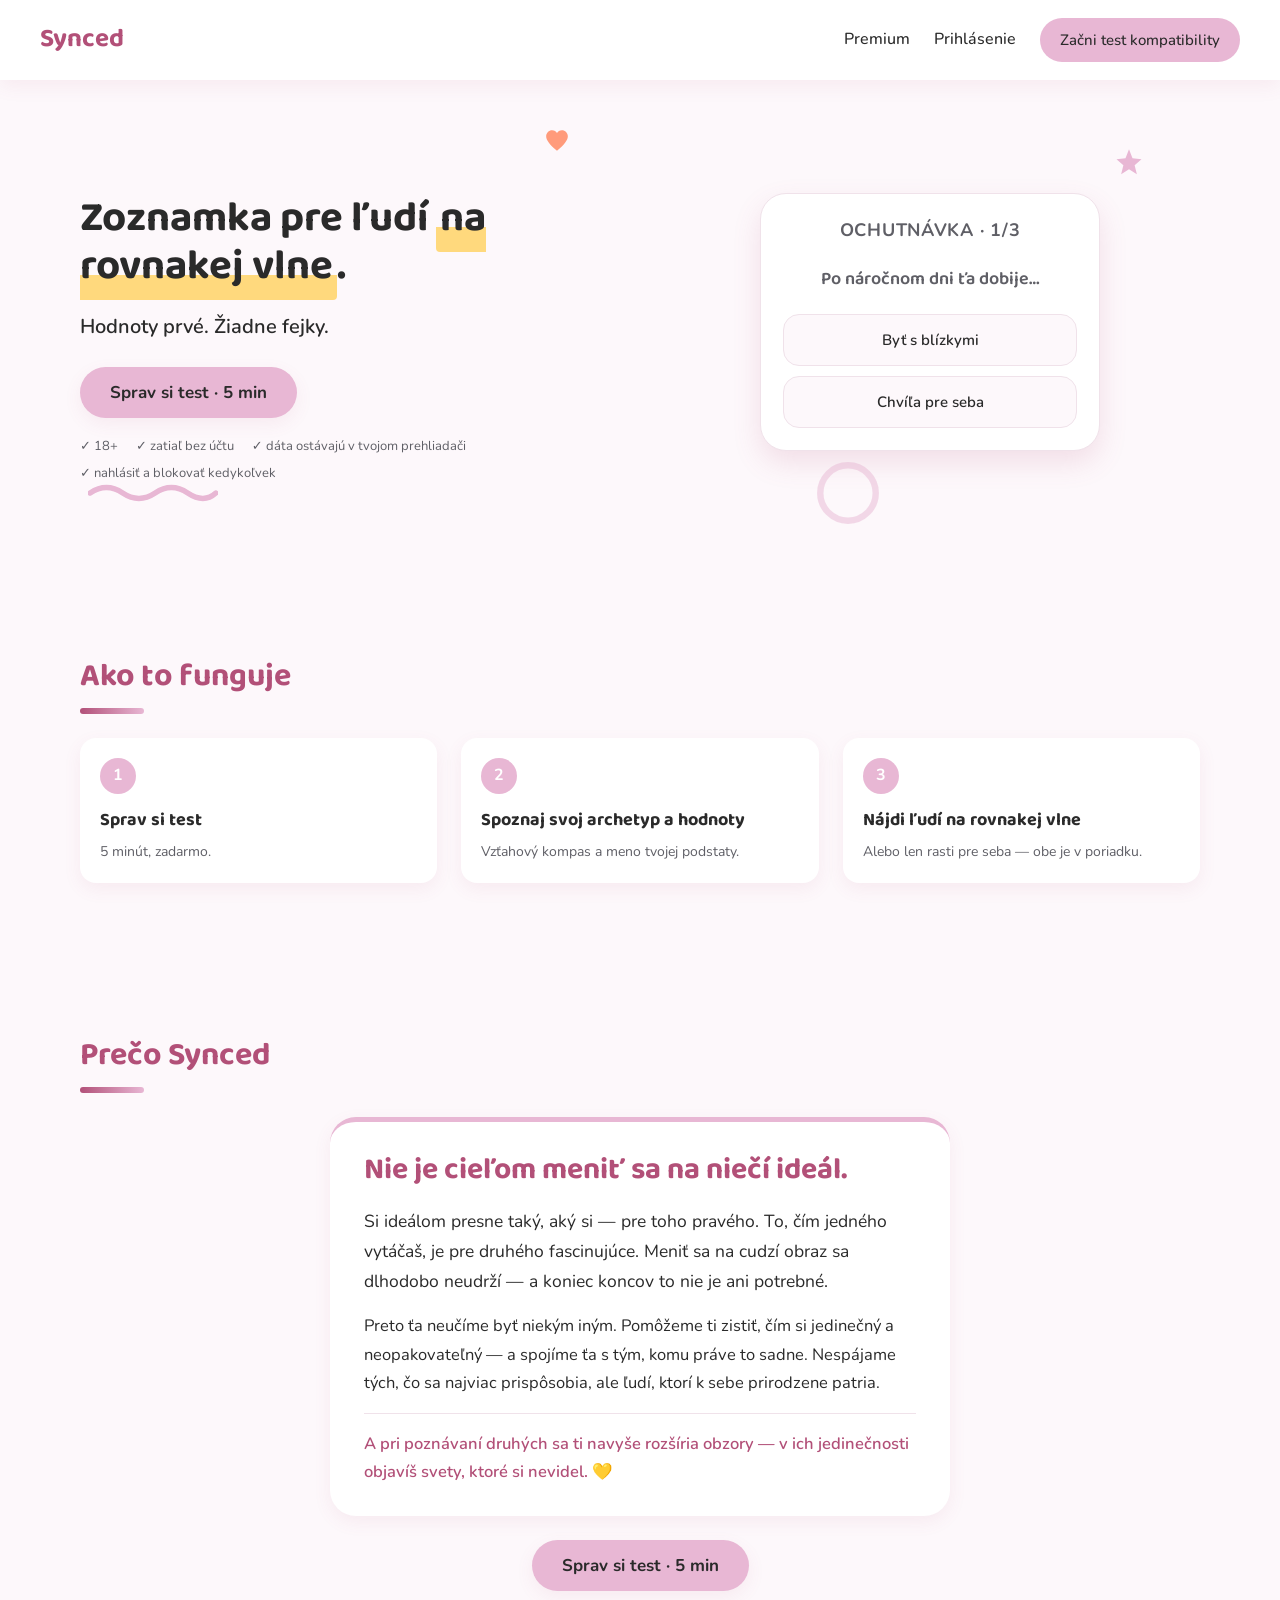
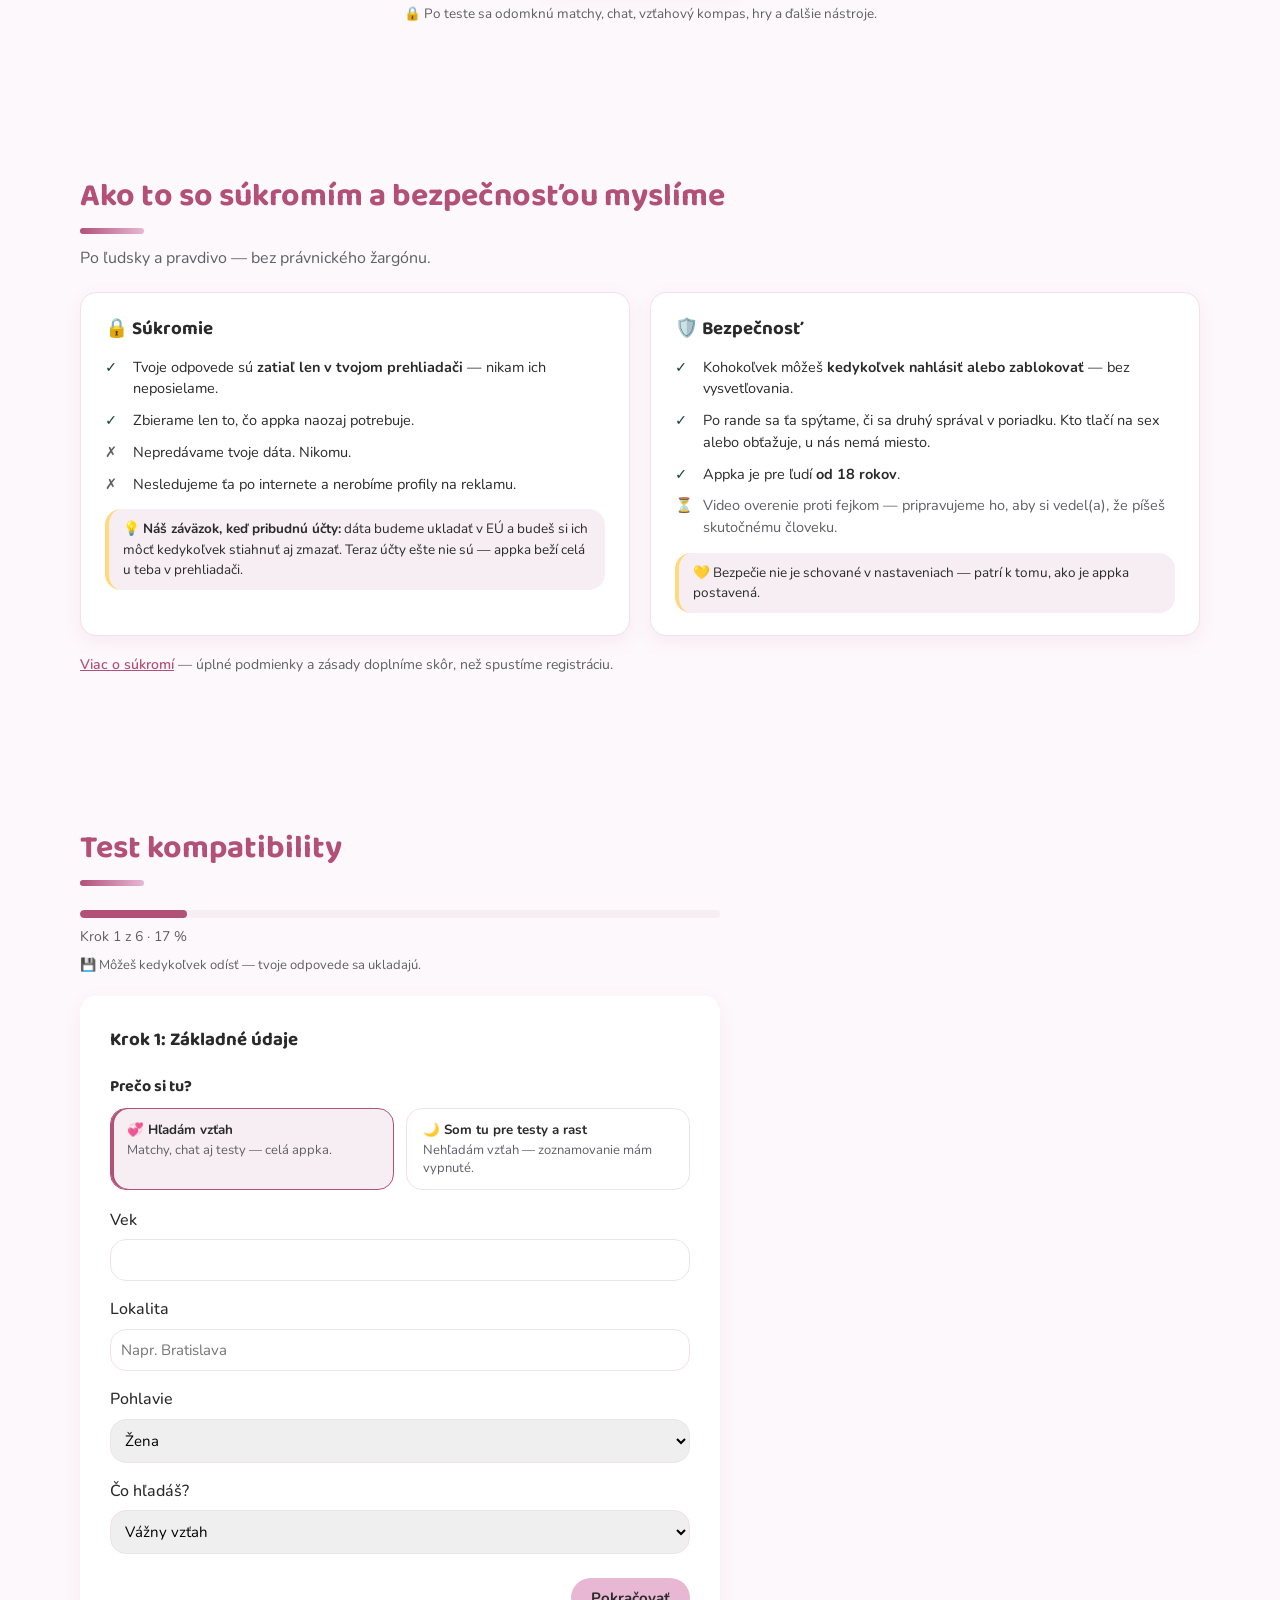
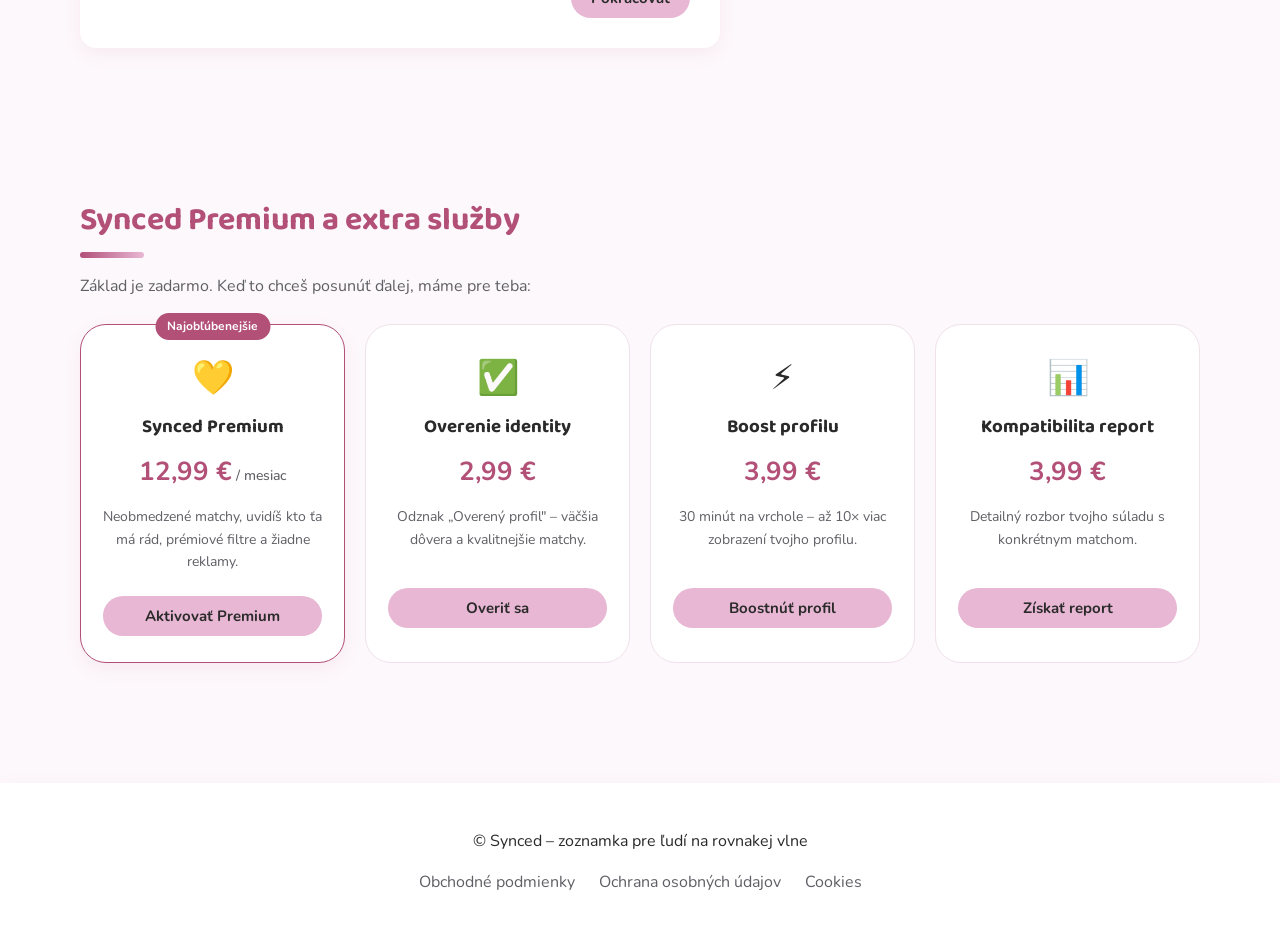
<file: index.html>
<!DOCTYPE html>
<html lang="sk">
<head>
  <meta charset="UTF-8">
  <title>Synced – Zoznamka na rovnakej vlne</title>
  <meta name="viewport" content="width=device-width, initial-scale=1.0">
  <meta name="description" content="Synced – hodnotová zoznamka pre ľudí, ktorí hľadajú seriózny vzťah. Kompatibilita, hodnoty a video overenie.">
  <!-- PWA -->
  <link rel="manifest" href="manifest.json">
  <meta name="theme-color" content="#e8b7d4">
  <link rel="icon" type="image/png" sizes="32x32" href="assets/icon/favicon-32.png">
  <link rel="apple-touch-icon" sizes="180x180" href="assets/icon/apple-touch-icon.png">
  <meta name="apple-mobile-web-app-capable" content="yes">
  <meta name="apple-mobile-web-app-status-bar-style" content="default">
  <meta name="apple-mobile-web-app-title" content="Synced">
  <meta name="mobile-web-app-capable" content="yes">

  <link rel="preconnect" href="https://fonts.googleapis.com">
  <link rel="preconnect" href="https://fonts.gstatic.com" crossorigin>
  <link href="https://fonts.googleapis.com/css2?family=Baloo+2:wght@500;600;700&family=Nunito:wght@400;600;700&display=swap" rel="stylesheet">
  <link rel="stylesheet" href="styles.css">
</head>
<body>

  <!-- 1) LANDING / DOMOV -->
  <header class="app-header">
    <a href="#hero" class="logo">Synced</a>

    <!-- Hamburger pre mobil -->
    <button class="nav-toggle" id="navToggle" aria-label="Otvoriť menu" aria-expanded="false">
      <span></span><span></span><span></span>
    </button>

    <nav class="main-nav" id="mainNav">
      <a href="#dashboard" data-app-nav>Rozcestník</a>
      <a href="#rt-test" data-app-nav>Kompas</a>
      <a href="#matches" data-app-nav>Matchy</a>
      <a href="#profile" data-app-nav>Profil</a>
      <a href="#premium">Premium</a>
      <a href="#login">Prihlásenie</a>
      <a href="#signup" class="btn-primary" data-scroll="#signup">Začni test kompatibility</a>
    </nav>
  </header>

  <main>

    <!-- HERO SEKCIA -->
    <section id="hero" class="section-hero">
      <!-- Hravé dekorácie (čisté inline SVG, žiadne cudzie obrázky) -->
      <div class="hero-deco" aria-hidden="true">
        <svg class="hero-deco__item hero-deco__item--wave" viewBox="0 0 120 24" fill="none">
          <path d="M2 12 Q17 2 32 12 T62 12 T92 12 T118 12" stroke="var(--c-primary)" stroke-width="5" stroke-linecap="round"/>
        </svg>
        <svg class="hero-deco__item hero-deco__item--star" viewBox="0 0 24 24">
          <polygon points="12,1 14.8,8.2 22,9 16.5,13.8 18.3,21 12,17 5.7,21 7.5,13.8 2,9 9.2,8.2" fill="var(--c-primary)"/>
        </svg>
        <!-- koralová = jediný sekundárny ilustračný detail v hero -->
        <svg class="hero-deco__item hero-deco__item--heart" viewBox="0 0 24 24">
          <path d="M12 21 C5 15 2 11 2 7.5 C2 4.5 4.5 2 7.5 2 C9.5 2 11.2 3.1 12 4.7 C12.8 3.1 14.5 2 16.5 2 C19.5 2 22 4.5 22 7.5 C22 11 19 15 12 21 Z" fill="var(--c-secondary)"/>
        </svg>
        <svg class="hero-deco__item hero-deco__item--circle" viewBox="0 0 60 60">
          <circle cx="30" cy="30" r="26" fill="none" stroke="var(--c-primary)" stroke-width="6" opacity="0.5"/>
        </svg>
      </div>
      <div class="hero-text">
        <h1>Zoznamka pre ľudí <em class="hero-hl">na rovnakej vlne</em>.</h1>
        <p class="hero-sub">Hodnoty prvé. Žiadne fejky.</p>
        <button class="btn-primary btn-lg hero-cta" data-scroll="#signup">Sprav si test · 5 min</button>

        <!-- Trust pásik -->
        <!-- Claimy musia byť pravdivé pre AKTUÁLNY stav appky:
             beží bez backendu, takže žiadne „overení ľudia" ani
             „dáta v EÚ" – to sú zatiaľ len princípy (viď #privacy). -->
        <ul class="trust-strip">
          <li>✓ 18+</li>
          <li>✓ zatiaľ bez účtu</li>
          <li>✓ dáta ostávajú v tvojom prehliadači</li>
          <li>✓ nahlásiť a blokovať kedykoľvek</li>
        </ul>
      </div>
      <div class="hero-visual">
        <!-- Ochutnávka (3 kliky) – JS ju skryje, keď je test hotový -->
        <div class="taster" id="taster"><!-- naplní JS z TASTER --></div>
        <img class="hero-portrait" id="heroPortrait" src="assets/archetypes/kralovna.png"
          alt="Ilustrácia archetypu Kráľovná" width="320" height="320" hidden>
      </div>
    </section>

    <!-- AKO TO FUNGUJE – kompaktný pásik pod hero -->
    <section id="how-it-works" class="section section--tight">
      <h2>Ako to funguje</h2>
      <div class="steps steps--compact">
        <div class="step">
          <div class="step__num">1</div>
          <h3>Sprav si test</h3>
          <p>5 minút, zadarmo.</p>
        </div>
        <div class="step">
          <div class="step__num">2</div>
          <h3>Spoznaj svoj archetyp a hodnoty</h3>
          <p>Vzťahový kompas a meno tvojej podstaty.</p>
        </div>
        <div class="step">
          <div class="step__num">3</div>
          <h3>Nájdi ľudí na rovnakej vlne</h3>
          <p>Alebo len rasti pre seba — obe je v poriadku.</p>
        </div>
      </div>
    </section>

    <!-- PREČO SYNCED – manifest, srdce landingu (len text, stojí sám) -->
    <section id="why-synced" class="section section--tight" data-before-test>
      <h2>Prečo Synced</h2>

      <div class="manifest">
        <h3 class="manifest__claim">Nie je cieľom meniť sa na niečí ideál.</h3>
        <p class="manifest__lead">Si ideálom presne taký, aký si — pre toho pravého.
          To, čím jedného vytáčaš, je pre druhého fascinujúce. Meniť sa na cudzí
          obraz sa dlhodobo neudrží — a koniec koncov to nie je ani potrebné.</p>
        <p>Preto ťa neučíme byť niekým iným. Pomôžeme ti zistiť, čím si jedinečný
          a neopakovateľný — a spojíme ťa s tým, komu práve to sadne. Nespájame
          tých, čo sa najviac prispôsobia, ale ľudí, ktorí k sebe prirodzene patria.</p>
        <p class="manifest__close">A pri poznávaní druhých sa ti navyše rozšíria
          obzory — v ich jedinečnosti objavíš svety, ktoré si nevidel. 💛</p>
      </div>

      <div class="why-cta">
        <button class="btn-primary btn-lg" data-scroll="#signup">Sprav si test · 5 min</button>
        <p class="locked-note" id="lockedNote">🔒 Po teste sa odomknú matchy, chat,
          vzťahový kompas, hry a ďalšie nástroje.</p>
      </div>
    </section>

    <!-- 2c) SÚKROMIE A BEZPEČNOSŤ – ľudské zhrnutie (nie právny dokument) -->
    <section id="privacy" class="section section--tight">
      <h2>Ako to so súkromím a bezpečnosťou myslíme</h2>
      <p class="dash-lead">Po ľudsky a pravdivo — bez právnického žargónu.</p>

      <div class="privacy-grid">
        <!-- A) SÚKROMIE -->
        <div class="privacy-card">
          <h3>🔒 Súkromie</h3>
          <ul class="privacy-list">
            <li class="privacy-yes">Tvoje odpovede sú <strong>zatiaľ len v tvojom
              prehliadači</strong> — nikam ich neposielame.</li>
            <li class="privacy-yes">Zbierame len to, čo appka naozaj potrebuje.</li>
            <li class="privacy-no">Nepredávame tvoje dáta. Nikomu.</li>
            <li class="privacy-no">Nesledujeme ťa po internete a nerobíme profily
              na reklamu.</li>
          </ul>
          <p class="privacy-principle">💡 <strong>Náš záväzok, keď pribudnú účty:</strong>
            dáta budeme ukladať v EÚ a budeš si ich môcť kedykoľvek stiahnuť aj zmazať.
            Teraz účty ešte nie sú — appka beží celá u teba v prehliadači.</p>
        </div>

        <!-- B) BEZPEČNOSŤ -->
        <div class="privacy-card">
          <h3>🛡️ Bezpečnosť</h3>
          <ul class="privacy-list">
            <li class="privacy-yes">Kohokoľvek môžeš <strong>kedykoľvek nahlásiť
              alebo zablokovať</strong> — bez vysvetľovania.</li>
            <li class="privacy-yes">Po rande sa ťa spýtame, či sa druhý správal
              v poriadku. Kto tlačí na sex alebo obťažuje, u nás nemá miesto.</li>
            <li class="privacy-yes">Appka je pre ľudí <strong>od 18 rokov</strong>.</li>
            <li class="privacy-plan">Video overenie proti fejkom — pripravujeme ho,
              aby si vedel(a), že píšeš skutočnému človeku.</li>
          </ul>
          <p class="privacy-principle">💛 Bezpečie nie je schované v nastaveniach —
            patrí k tomu, ako je appka postavená.</p>
        </div>
      </div>

      <p class="privacy-more">
        <a href="#" data-legal="privacy">Viac o súkromí</a>
        <span class="privacy-more__note">— úplné podmienky a zásady doplníme
          skôr, než spustíme registráciu.</span>
      </p>
    </section>

    <!-- 2) ONBOARDING + TEST KOMPATIBILITY -->
    <section id="signup" class="section">
      <h2>Test kompatibility</h2>

      <!-- Ponuka pokračovať v rozrobenom teste (naplní JS) -->
      <div id="resumeCard"></div>

      <div class="onboarding" id="onboarding">

        <!-- Progres -->
        <div class="onboarding-head">
          <div class="onboarding-progress">
            <div class="onboarding-progress__bar" id="progressBar"></div>
          </div>
          <p class="onboarding-counter">
            Krok <span id="stepCurrent">1</span> z <span id="stepTotal">6</span>
            <span class="onboarding-counter__pct" id="stepPct"></span>
          </p>
          <p class="onboarding-save-note">💾 Môžeš kedykoľvek odísť — tvoje
            odpovede sa ukladajú.</p>
        </div>

        <!-- KROK 1: ZÁKLADNÉ ÚDAJE -->
        <div class="onboarding-step is-active" data-step="1">
          <h3>Krok 1: Základné údaje</h3>
          <!-- Prečo si tu? – režim appky (naplní JS) -->
          <div class="mode-picker" id="modePickerOnboarding"></div>
          <form id="basic-info-form">
            <label>Vek
              <input type="number" name="age" min="18" max="80" required>
            </label>
            <label>Lokalita
              <input type="text" name="location" placeholder="Napr. Bratislava">
            </label>
            <label>Pohlavie
              <select name="gender">
                <option>Žena</option>
                <option>Muž</option>
                <option>Iné</option>
              </select>
            </label>
            <label>Čo hľadáš?
              <select name="intent">
                <option value="serious">Vážny vzťah</option>
                <option value="company">Spoločnosť</option>
                <option value="open">Neviem, chcem spoznať možnosti</option>
              </select>
            </label>
          </form>
          <div class="onboarding-nav">
            <span></span>
            <button type="button" class="btn-primary" data-nav="next">Pokračovať</button>
          </div>
        </div>

        <!-- KROK 2: HODNOTY -->
        <div class="onboarding-step" data-step="2">
          <h3>Krok 2: Hodnoty a životný štýl</h3>
          <div class="questions" data-questions="values">
            <!-- Otázky doplníme v Kroku 2 (rodina, kariéra, voľný čas, spiritualita, hranice) -->
            <p class="placeholder-note">Sem prídu otázky na hodnoty (rodina, kariéra, voľný čas, spiritualita, hranice).</p>
          </div>
          <div class="onboarding-nav">
            <button type="button" class="btn-secondary" data-nav="prev">Späť</button>
            <button type="button" class="btn-primary" data-nav="next">Pokračovať</button>
          </div>
        </div>

        <!-- KROK 3: OSOBNOSŤ -->
        <div class="onboarding-step" data-step="3">
          <h3>Krok 3: Tvoja osobnosť vo vzťahu</h3>
          <div class="questions" data-questions="personality">
            <p class="placeholder-note">Sem prídu Big Five light otázky.</p>
          </div>
          <div class="onboarding-nav">
            <button type="button" class="btn-secondary" data-nav="prev">Späť</button>
            <button type="button" class="btn-primary" data-nav="next">Pokračovať</button>
          </div>
        </div>

        <!-- KROK 4: PREFERENCIE PARTNERA -->
        <div class="onboarding-step" data-step="4">
          <h3>Krok 4: Čo hľadáš u partnera</h3>
          <div class="questions" data-questions="preferences">
            <p class="placeholder-note">Sem prídu preferencie, hodnoty a hranice pre partnera.</p>
          </div>
          <div class="onboarding-nav">
            <button type="button" class="btn-secondary" data-nav="prev">Späť</button>
            <button type="button" class="btn-primary" data-nav="next">Pokračovať</button>
          </div>
        </div>

        <!-- KROK 5: AVATAR – „JA" A „MÔJ IDEÁL" -->
        <div class="onboarding-step" data-step="5">
          <h3>Krok 5: Ako to vidíš ty</h3>
          <p class="avatar-microtext">Toto neslúži na hodnotenie – pomáha to,
            aby na prvom stretnutí nikoho nič neprekvapilo.</p>
          <div class="avatar-panels">
            <div class="avatar-panel">
              <h4>Ja</h4>
              <p class="avatar-note">Poskladaj svoju siluetu – žiadne čísla, žiadne miery.</p>
              <div data-avatar="self">
                <p class="placeholder-note">Sem príde výber vlastnej siluety.</p>
              </div>
            </div>
            <div class="avatar-panel">
              <h4>Môj ideál</h4>
              <p class="avatar-note">„Nezáleží mi" je úplne v poriadku – a odporúčaná voľba. 💛</p>
              <div data-avatar="ideal">
                <p class="placeholder-note">Sem príde výber ideálu.</p>
              </div>
            </div>
          </div>
          <div class="onboarding-nav">
            <button type="button" class="btn-secondary" data-nav="prev">Späť</button>
            <button type="button" class="btn-primary" data-nav="next">Zobraziť profil</button>
          </div>
        </div>

        <!-- KROK 6: ZHRNUTIE -->
        <div class="onboarding-step" data-step="6">
          <h3>Tvoj vzťahový profil</h3>
          <div id="profileSummary" class="profile-summary">
            <p class="placeholder-note">Tu sa zobrazí percentuálny profil, typ osobnosti a hodnoty po dokončení testu.</p>
          </div>
          <div class="onboarding-nav">
            <button type="button" class="btn-secondary" data-nav="prev">Späť</button>
            <button type="button" class="btn-primary" data-scroll="#matches">Pozri si svoje matchy</button>
          </div>
        </div>

      </div>
    </section>

    <!-- 2b) ROZCESTNÍK – čo mám spraviť ďalej -->
    <section id="dashboard" class="section">
      <h2>Tvoj rozcestník</h2>
      <p class="dash-lead">Všetko na jednom mieste — pokračuj tam, kde ťa to ťahá.</p>
      <div class="dash-worlds" id="dashGrid"><!-- naplní JS: 3 svety s dlaždicami --></div>
    </section>

    <!-- 2d) ČO PRIPRAVUJEME – úprimný teaser vízie (až po teste) -->
    <section id="upcoming" class="section section--tight">
      <h2>Čo v Synced ešte len rozkvitne</h2>
      <p class="dash-lead">Úprimne o tom, kam smerujeme — bez sľubov a bez dátumov.</p>

      <div class="upcoming-grid">
        <article class="upcoming-card">
          <span class="upcoming-badge">⏳ Pripravujeme</span>
          <h3>🔍 Hlbšie rozbory osobnosti</h3>
          <p>Ako sa tvoj typ správa v konflikte, v láske a pod stresom — nie nálepky,
            ale to, čo sa s tým dá robiť.</p>
          <p class="upcoming-note">Bude to prémiová časť, keď pribudne.</p>
        </article>

        <article class="upcoming-card">
          <span class="upcoming-badge upcoming-badge--vision">🌱 Vízia</span>
          <h3>💞 Zoznamka založená na hodnotách</h3>
          <p>Raz, keď na to bude všetko pripravené, sa odomkne zoznamovanie s ľuďmi
            na rovnakej vlne — s dôrazom na hodnoty, pravdivosť a bezpečie.</p>
          <p class="upcoming-note">Nesľubujeme termín. Spustíme to, až keď to bude
            bezpečné a hotové.</p>
        </article>

        <article class="upcoming-card">
          <span class="upcoming-badge upcoming-badge--vision">🌱 Vízia</span>
          <h3>🤝 Komunita a spoločné výzvy</h3>
          <p>Miesto, kde sa dá rásť spolu — malé výzvy, zdieľané témy a ľudia,
            ktorí idú podobným smerom.</p>
          <p class="upcoming-note">Zatiaľ len premýšľame nahlas.</p>
        </article>
      </div>

      <div class="upcoming-cta">
        <button type="button" class="btn-secondary" id="upcomingNotify">
          🔔 Chcem vedieť, keď to spustíme
        </button>
        <p class="upcoming-answer" id="upcomingAnswer" hidden>
          Ďakujeme za záujem 💛 Zatiaľ <strong>nemáme kam si tvoj e-mail uložiť</strong> —
          appka beží bez účtov aj bez servera a nechceme predstierať, že sme si niečo
          poznačili. Kým pribudnú účty a newsletter, najistejšie je pridať si Synced
          na plochu (v prehliadači „Inštalovať appku") alebo si stránku uložiť medzi záložky.
        </p>
      </div>
    </section>

    <!-- 3a) VZŤAHOVÝ KOMPAS (RT test) – hneď za rozcestníkom, nech je vidno -->
    <section id="rt-test" class="section">
      <h2>🧭 Vzťahový kompas</h2>
      <p class="vg-intro"><!-- naplní JS z RT_TEST.intro --></p>

      <div class="rt-box">
        <div id="rtItems"><!-- 16 tvrdení naplní JS --></div>
        <p class="rt-progress" id="rtProgress"></p>
        <button type="button" class="btn-primary" id="rtConfirm" disabled>Vyhodnotiť</button>
      </div>

      <div class="vg-result" id="rtResult" hidden></div>
    </section>

    <!-- 3b) KOHO HĽADÁM – zoradenie archetypov (preferencia partnera) -->
    <section id="archetype-pref" class="section">
      <h2>🏰 Koho hľadám</h2>
      <p class="vg-intro">Nie je to o škatuľkách – len ku komu ťa to intuitívne
        ťahá. Skutoční ľudia vždy prekvapia. 💛</p>

      <div class="vg-play ap-box">
        <div class="arch-picker" id="apSetPicker"><!-- naplní JS --></div>
        <p class="ap-suggest" id="apSuggestNote" hidden>🧭 Navrhli sme poradie
          podľa tvojho kompasu – uprav si ho, ako cítiš. 💛</p>
        <p class="vg-hint">Zoraď od „najbližšie môjmu srdcu" po „najmenej".</p>
        <ul class="vg-cards" id="apCards"><!-- naplní JS --></ul>
        <button type="button" class="btn-primary" id="apConfirm">Potvrdiť poradie</button>
      </div>

      <div class="vg-result" id="apResult" hidden></div>
    </section>

    <!-- 3) PROFIL POUŽÍVATEĽA -->
    <section id="profile" class="section">
      <h2>Môj profil</h2>
      <!-- Hlavička s menom podstaty (naplní JS po výbere) -->
      <div id="profileEssence"></div>
      <!-- Režim appky: zoznamovanie vs. rast (naplní JS) -->
      <div class="mode-picker" id="modePickerProfile"></div>
      <div class="profile-layout">
        <div class="profile-main">
          <div class="profile-photo">
            <span>Profilová fotka</span>
          </div>
          <div class="profile-video">
            <span>Krátke video „O mne"</span>
          </div>
        </div>
        <div class="profile-details">
          <h3>Hodnotový profil</h3>
          <ul id="profileValuesList">
            <li>Rodina je pre mňa dôležitá</li>
            <li>Chcem harmonický životný štýl</li>
          </ul>

          <h3>Osobnostný profil</h3>
          <p id="profilePersonality">Typ: napr. „Empatický analytik"</p>

          <h3>Záľuby a hudba</h3>
          <!-- Nepovinné – spoločné body do rozhovoru (naplní JS) -->
          <div id="interestsBox"></div>

          <h3>Meno podstaty</h3>
          <!-- Po výbere mena sem JS vykreslí pruh -->
          <div id="profileEssenceEntry">
            <a class="vg-entry" href="#essence-name" data-scroll="#essence-name">
              ✨ Meno tvojej podstaty <span class="vg-entry__time">(1 min)</span>
            </a>
          </div>

          <h3>Rebríček hodnôt</h3>
          <!-- Po dohraní hry sem JS vykreslí pruh s rebríčkom + Zdieľať -->
          <div id="profileValuesGame">
            <a class="vg-entry" href="#values-game" data-scroll="#values-game">
              🎭 Hra: Rebríček hodnôt <span class="vg-entry__time">(2 min)</span>
            </a>
          </div>

          <h3>Moje priority</h3>
          <!-- Po dohraní kuchynského testu sem JS vykreslí pruh + Zdieľať -->
          <div id="profileKitchenGame">
            <a class="vg-entry" href="#kitchen-game" data-scroll="#kitchen-game">
              🍳 Hra: Kuchynský test <span class="vg-entry__time">(2 min)</span>
            </a>
          </div>

          <h3>Z čoho sa skladám</h3>
          <!-- Po dohraní hry s tvarmi sem JS vykreslí pruh + Zdieľať -->
          <div id="profileShapeGame">
            <a class="vg-entry" href="#shape-game" data-scroll="#shape-game">
              🔺 Hra: Panáčik z tvarov <span class="vg-entry__time">(2 min)</span>
            </a>
          </div>

          <h3>Vzťahový kompas</h3>
          <!-- Voľba archetypovej sady (pohlavie appka nezbiera) -->
          <div class="arch-picker" id="archetypeSetPicker"><!-- naplní JS --></div>
          <!-- Po dokončení RT testu sem JS vykreslí pruh s kútom -->
          <div id="profileRtTest">
            <a class="vg-entry" href="#rt-test" data-scroll="#rt-test">
              🧭 Vzťahový kompas <span class="vg-entry__time">(3 min)</span>
            </a>
          </div>

          <h3>Koho hľadám</h3>
          <!-- Po zoradení archetypov sem JS vykreslí pruh s poradím -->
          <div id="profileArchPref">
            <a class="vg-entry" href="#archetype-pref" data-scroll="#archetype-pref">
              🏰 Koho hľadám <span class="vg-entry__time">(2 min)</span>
            </a>
          </div>

          <h3>Komunikačné polohy</h3>
          <!-- Po dokončení egogramu sem JS vykreslí pruh -->
          <div id="profileEgogram">
            <a class="vg-entry" href="#egogram" data-scroll="#egogram">
              🎭 Egogram <span class="vg-entry__time">(5 min)</span>
            </a>
          </div>

          <h3>Asertivita</h3>
          <!-- Po prejdení tréningu sem JS vykreslí tendenciu (privátna) -->
          <div id="profileAssert">
            <a class="vg-entry" href="#assert-training" data-scroll="#assert-training">
              🛡️ Asertivita: vyhraj bez boja <span class="vg-entry__time">(5 min)</span>
            </a>
          </div>

          <h3>Overenie identity</h3>
          <!-- Placeholder video overenia (Krok 5) – napojí sa na Supabase Storage -->
          <div class="verify" id="verify">
            <p class="verify__status" id="verifyStatus">
              <span class="verify__badge verify__badge--none">Neoverené</span>
            </p>
            <p class="verify__hint">Nahraj krátke video (5–10 s), kde povieš svoje meno – potvrdíš tým, že si reálny človek. 💛</p>

            <label class="verify__consent">
              <input type="checkbox" id="verifyConsent">
              Súhlasím so spracovaním videa na účel overenia (GDPR).
            </label>

            <div class="verify__actions">
              <input type="file" id="verifyFile" accept="video/*" hidden>
              <button class="btn-secondary" id="verifyPick" disabled>🎥 Vybrať / nahrať video</button>
              <button class="btn-primary" id="verifySend" disabled>Odoslať na overenie</button>
            </div>
            <video id="verifyPreview" class="verify__preview" controls hidden></video>
          </div>

          <h3>Zviditeľni sa</h3>
          <button class="btn-primary" data-buy="boost">⚡ Boost profilu</button>
        </div>
      </div>
    </section>

    <!-- 4) MATCHOVANIE -->
    <section id="matches" class="section">
      <h2>Tvoje dnešné matchy</h2>
      <!-- Info pruh pre režim rast (naplní JS) -->
      <div id="matchesModeNote"></div>
      <div class="matches-grid" id="matchesGrid">
        <!-- Naplní JS (Krok 3). Dovtedy statické ukážky (bez čísel): -->
        <article class="match-card">
          <h3>Anna, 28</h3>
          <p class="match-type">Harmonický pár</p>
          <p class="match-meta">💛 Veľa spoločného v hodnotách — <b>rodina</b> a <b>pokoj</b> vás spájajú.</p>
          <button class="btn-primary" data-scroll="#signup">Sprav si test</button>
        </article>
        <article class="match-card">
          <h3>Peter, 32</h3>
          <p class="match-type">Spriaznené duše</p>
          <p class="match-meta">💛 Spája vás <b>osobný rast</b>.</p>
          <button class="btn-primary" data-scroll="#signup">Sprav si test</button>
        </article>
      </div>
    </section>

    <!-- 4b) HRA: REBRÍČEK HODNÔT (príbeh o Lole) -->
    <section id="values-game" class="section">
      <h2>🎭 Hra: Rebríček hodnôt</h2>
      <p class="vg-intro"><!-- naplní JS z VALUES_GAME.intro --></p>

      <div class="vg-layout">
        <div class="vg-story">
          <h3>Príbeh o Lole</h3>
          <p id="vgStory"><!-- naplní JS z VALUES_GAME.story --></p>
        </div>

        <div class="vg-play">
          <h3>Zoraď postavy</h3>
          <p class="vg-hint">Od najsympatickejšej (hore) po najmenej sympatickú (dole).</p>
          <ul class="vg-cards" id="vgCards"></ul>
          <button type="button" class="btn-primary" id="vgConfirm">Potvrdiť poradie</button>
        </div>
      </div>

      <div class="vg-result" id="vgResult" hidden></div>
    </section>

    <!-- 4c) HRA: KUCHYNSKÝ TEST (5 podnetov) -->
    <section id="kitchen-game" class="section">
      <h2>🍳 Hra: Kuchynský test</h2>
      <p class="vg-intro"><!-- naplní JS z KITCHEN_GAME.intro --></p>

      <div class="vg-layout">
        <div class="vg-story">
          <h3>Konečne chvíľa pre seba</h3>
          <p id="kgStory"><!-- naplní JS z KITCHEN_GAME.story --></p>
        </div>

        <div class="vg-play">
          <h3>Zoraď podnety</h3>
          <p class="vg-hint">Od prvého, čo urobíš, po posledné.</p>
          <ul class="vg-cards" id="kgCards"></ul>
          <button type="button" class="btn-primary" id="kgConfirm">Potvrdiť poradie</button>
        </div>
      </div>

      <div class="vg-result" id="kgResult" hidden></div>
    </section>

    <!-- 4d) HRA: PANÁČIK Z TVAROV (10 dielikov, 3 tvary) -->
    <section id="shape-game" class="section">
      <h2>🔺 Hra: Panáčik z tvarov</h2>
      <p class="vg-intro"><!-- naplní JS zo SHAPE_GAME.intro --></p>

      <div class="vg-layout">
        <div class="vg-story">
          <h3>Ako na to</h3>
          <p id="sgHowto"><!-- naplní JS zo SHAPE_GAME.howto --></p>
        </div>

        <div class="vg-play">
          <h3>Poskladaj sa</h3>
          <p class="vg-hint">Klikaním na dieliky prepínaš tvary.</p>
          <div class="sg-board" id="sgBoard"></div>
          <p class="sg-counter" id="sgCounter"></p>
          <button type="button" class="btn-primary" id="sgConfirm" disabled>Hotovo</button>
        </div>
      </div>

      <div class="vg-result" id="sgResult" hidden></div>
    </section>

    <!-- 4e3) MENO TVOJEJ PODSTATY (prídavné + podstatné meno) -->
    <section id="essence-name" class="section">
      <h2>✨ Meno tvojej podstaty</h2>
      <p class="vg-intro"><!-- naplní JS z ESSENCE_NAME.intro --></p>

      <div class="vg-play en-box">
        <p class="en-invite" id="enInvite" hidden></p>
        <p class="vg-hint">Vyber si meno, ktoré ti sadne — návrhy vychádzajú
          z tvojich výsledkov.</p>
        <div class="en-cards" id="enCards"><!-- naplní JS --></div>
        <button type="button" class="btn-secondary" id="enMore">Vygenerovať ďalšie</button>
      </div>

      <div class="vg-result" id="enResult" hidden></div>
    </section>

    <!-- 4f) ASERTIVITA – tréning komunikácie -->
    <section id="assert-training" class="section">
      <h2>🛡️ Asertivita — pevný a láskavý zároveň</h2>
      <p class="vg-intro">Tréning komunikácie: udržať hranicu bez boja.</p>

      <div class="vg-story at-philosophy">
        <h3>Tri cesty</h3>
        <p id="atPhilosophy"><!-- naplní JS z ASSERT_TRAINING.intro --></p>
      </div>

      <div class="at-explainers">
        <div class="avatar-panel" id="atStyles"><!-- naplní JS --></div>
        <div class="avatar-panel" id="atTriangle"><!-- naplní JS --></div>
      </div>

      <!-- Prehľad modulu: mikro-lekcie a knižnica techník -->
      <div class="at-tiles" id="atTiles"><!-- naplní JS --></div>
      <div class="vg-play at-extra" id="atExtra" hidden><!-- naplní JS --></div>

      <h3 class="at-scenes-title">Cvičné scény</h3>
      <div class="vg-play at-scene-box" id="atScene"><!-- cvičné scény naplní JS --></div>

      <div class="vg-result" id="atResult" hidden></div>
    </section>

    <!-- 4f2) EGOGRAM – ako vediem komunikáciu -->
    <section id="egogram" class="section">
      <h2>🎭 Egogram — ako vediem komunikáciu</h2>
      <p class="vg-intro" id="egIntro"><!-- naplní JS z EGOGRAM.intro --></p>

      <div class="rt-box">
        <div id="egItems"><!-- 24 tvrdení naplní JS --></div>
        <p class="rt-progress" id="egProgress"></p>
        <button type="button" class="btn-primary" id="egConfirm" disabled>Vyhodnotiť</button>
      </div>

      <div class="vg-result" id="egResult" hidden></div>
    </section>

    <!-- 4g) SPÄTNÁ VÄZBA – ako ju dávať a prijímať -->
    <section id="feedback-training" class="section">
      <h2>🪞 Spätná väzba</h2>
      <p class="vg-intro" id="fbIntro"><!-- naplní JS z FEEDBACK_TRAINING.intro --></p>

      <div class="at-tiles" id="fbTiles"><!-- naplní JS --></div>
      <div class="vg-play at-extra" id="fbPanel" hidden><!-- naplní JS --></div>
    </section>

    <!-- 4h) DVA BATOHY – objavný zážitok o pochopení druhých -->
    <section id="two-bags" class="section">
      <h2>🎒 Dva batohy</h2>
      <p class="vg-intro" id="tbIntro"><!-- naplní JS z TWO_BAGS.intro --></p>
      <div class="vg-play tb-box" id="tbStage"><!-- scény a záver naplní JS --></div>
    </section>

    <!-- 5) CHAT -->
    <section id="chat" class="section">
      <h2>Chat</h2>
      <div class="chat-layout">
        <aside class="chat-list">
          <h3>Konverzácie</h3>
          <ul id="chatList">
            <!-- Naplní JS z matchov -->
          </ul>
        </aside>

        <div class="chat-window">
          <div class="chat-header" id="chatHeader">
            <span>Vyber si konverzáciu vľavo 💬</span>
          </div>

          <div class="chat-messages" id="chatMessages">
            <!-- Správy napĺňa JS -->
          </div>

          <div class="chat-ai-suggestions" id="chatSuggestions">
            <p>💡 AI návrhy tém:</p>
            <div class="suggestion-list" id="suggestionList"></div>
          </div>

          <form class="chat-input" id="chatForm">
            <input type="text" placeholder="Napíš správu..." id="chatInput">
            <button type="submit" class="btn-primary">Poslať</button>
            <button type="button" class="btn-secondary" data-scroll="#video">Video chat</button>
          </form>
        </div>
      </div>
    </section>

    <!-- 6) VIDEO CHAT (PLACEHOLDER) -->
    <section id="video" class="section">
      <h2>Video stretnutie</h2>
      <!-- Placeholder video hovoru (Krok 5) – napojí sa na Daily.co / WebRTC -->
      <div class="video-container" id="videoContainer">

        <!-- Stav 1: pred hovorom -->
        <div class="video-idle" id="videoIdle">
          <p>📹 Bezpečný video hovor priamo v aplikácii – len s tvojimi matchmi.</p>
          <button class="btn-primary btn-lg" id="videoStart">Spustiť video hovor</button>
        </div>

        <!-- Stav 2: počas hovoru (placeholder plátna) -->
        <div class="video-call" id="videoCall" hidden>
          <div class="video-stage">
            <div class="video-tile video-tile--remote"><span id="videoRemoteLabel">Čaká sa na spojenie…</span></div>
            <div class="video-tile video-tile--self"><span>Ty</span></div>
          </div>
          <div class="video-controls">
            <button class="video-ctrl" id="videoMic" title="Mikrofón">🎤</button>
            <button class="video-ctrl" id="videoCam" title="Kamera">🎥</button>
            <button class="video-ctrl video-ctrl--end" id="videoEnd" title="Ukončiť">📵 Zložiť</button>
          </div>
        </div>
      </div>
    </section>

    <!-- 7) MONETIZÁCIA -->
    <section id="premium" class="section">
      <h2>Synced Premium a extra služby</h2>
      <p class="premium-lead">Základ je zadarmo. Keď to chceš posunúť ďalej, máme pre teba:</p>
      <div class="pricing-grid" id="pricingGrid">
        <!-- Naplní JS z Billing.products -->
      </div>
    </section>

  </main>

  <footer class="app-footer">
    <p>© Synced – zoznamka pre ľudí na rovnakej vlne</p>
    <nav class="footer-nav">
      <a href="#terms" data-legal="terms">Obchodné podmienky</a>
      <a href="#privacy" data-legal="privacy">Ochrana osobných údajov</a>
      <a href="#cookies" data-legal="cookies">Cookies</a>
    </nav>
  </footer>

  <!-- Sticky CTA na mobile – skryje sa, keď používateľ začne test -->
  <div class="sticky-cta" id="stickyCta">
    <button class="btn-primary btn-lg" data-scroll="#signup">Sprav si test · 5 min</button>
  </div>

  <!-- Univerzálne modálne okno (checkout + právne texty) -->
  <div class="modal-overlay" id="modal" hidden>
    <div class="modal" role="dialog" aria-modal="true">
      <button class="modal__close" id="modalClose" aria-label="Zavrieť">✕</button>
      <div class="modal__body" id="modalBody"></div>
    </div>
  </div>

  <script src="data.js" defer></script>
  <script src="script.js" defer></script>
</body>
</html>
</file>
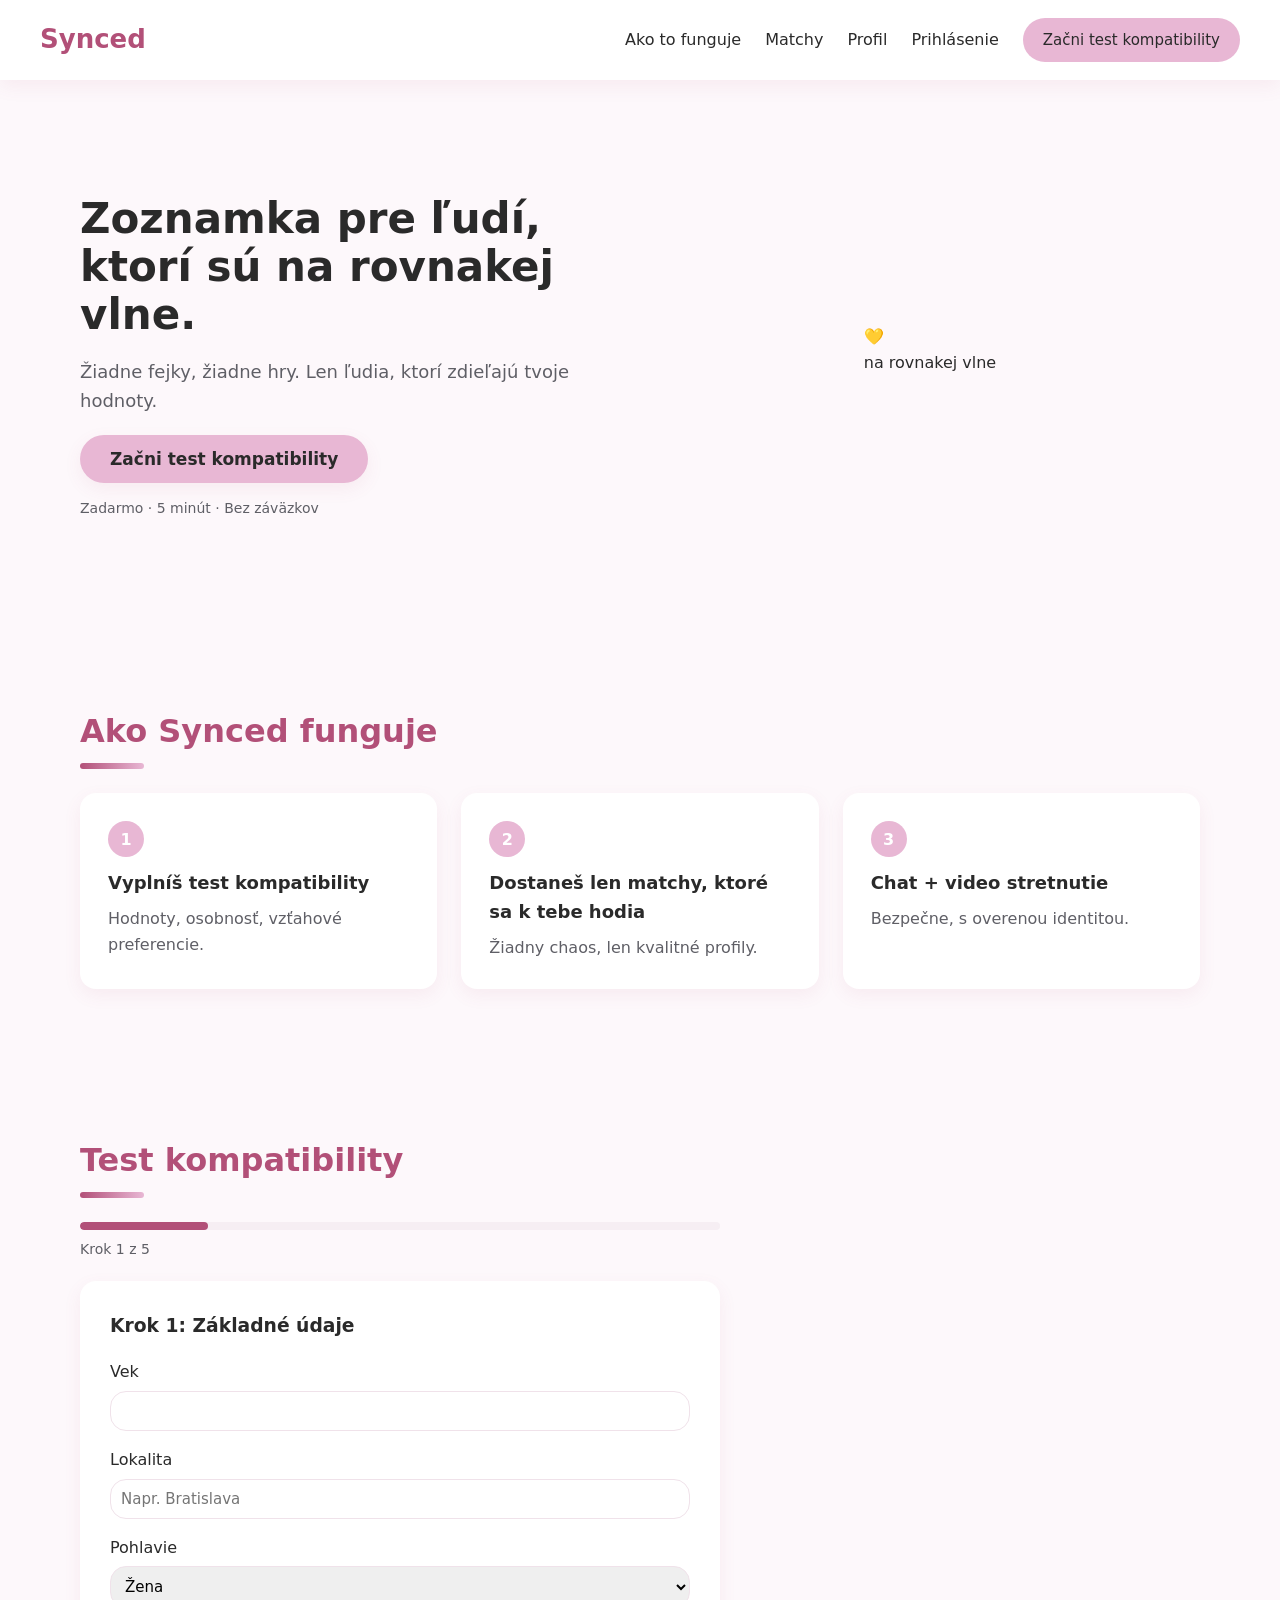
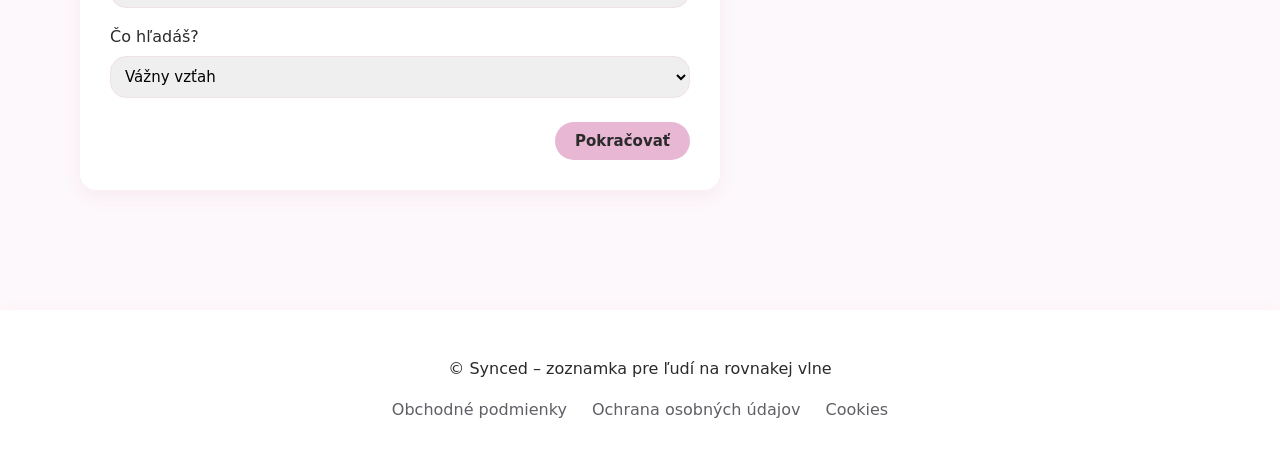
<file: zoznamka.html>
<!DOCTYPE html>
<html lang="sk">
<head>
  <meta charset="UTF-8">
  <title>Synced – Zoznamka na rovnakej vlne</title>
  <meta name="viewport" content="width=device-width, initial-scale=1.0">
  <meta name="description" content="Synced – hodnotová zoznamka pre ľudí, ktorí hľadajú seriózny vzťah. Kompatibilita, hodnoty a video overenie.">
  <link rel="stylesheet" href="styles.css">
</head>
<body>

  <!-- 1) LANDING / DOMOV -->
  <header class="app-header">
    <a href="#hero" class="logo">Synced</a>

    <!-- Hamburger pre mobil -->
    <button class="nav-toggle" id="navToggle" aria-label="Otvoriť menu" aria-expanded="false">
      <span></span><span></span><span></span>
    </button>

    <nav class="main-nav" id="mainNav">
      <a href="#how-it-works">Ako to funguje</a>
      <a href="#matches">Matchy</a>
      <a href="#profile">Profil</a>
      <a href="#login">Prihlásenie</a>
      <a href="#signup" class="btn-primary" data-scroll="#signup">Začni test kompatibility</a>
    </nav>
  </header>

  <main>

    <!-- HERO SEKCIA -->
    <section id="hero" class="section-hero">
      <div class="hero-text">
        <h1>Zoznamka pre ľudí, ktorí sú na rovnakej vlne.</h1>
        <p>Žiadne fejky, žiadne hry. Len ľudia, ktorí zdieľajú tvoje hodnoty.</p>
        <button class="btn-primary btn-lg" data-scroll="#signup">Začni test kompatibility</button>
        <p class="hero-note">Zadarmo · 5 minút · Bez záväzkov</p>
      </div>
      <div class="hero-visual" aria-hidden="true">
        <!-- Tu môže byť ilustrácia / Canva obrázok -->
        <div class="hero-visual__card">💛<br>na rovnakej vlne</div>
      </div>
    </section>

    <!-- AKO TO FUNGUJE -->
    <section id="how-it-works" class="section">
      <h2>Ako Synced funguje</h2>
      <div class="steps">
        <div class="step">
          <div class="step__num">1</div>
          <h3>Vyplníš test kompatibility</h3>
          <p>Hodnoty, osobnosť, vzťahové preferencie.</p>
        </div>
        <div class="step">
          <div class="step__num">2</div>
          <h3>Dostaneš len matchy, ktoré sa k tebe hodia</h3>
          <p>Žiadny chaos, len kvalitné profily.</p>
        </div>
        <div class="step">
          <div class="step__num">3</div>
          <h3>Chat + video stretnutie</h3>
          <p>Bezpečne, s overenou identitou.</p>
        </div>
      </div>
    </section>

    <!-- 2) ONBOARDING + TEST KOMPATIBILITY -->
    <section id="signup" class="section">
      <h2>Test kompatibility</h2>

      <div class="onboarding" id="onboarding">

        <!-- Progres -->
        <div class="onboarding-head">
          <div class="onboarding-progress">
            <div class="onboarding-progress__bar" id="progressBar"></div>
          </div>
          <p class="onboarding-counter">
            Krok <span id="stepCurrent">1</span> z <span id="stepTotal">5</span>
          </p>
        </div>

        <!-- KROK 1: ZÁKLADNÉ ÚDAJE -->
        <div class="onboarding-step is-active" data-step="1">
          <h3>Krok 1: Základné údaje</h3>
          <form id="basic-info-form">
            <label>Vek
              <input type="number" name="age" min="18" max="80" required>
            </label>
            <label>Lokalita
              <input type="text" name="location" placeholder="Napr. Bratislava">
            </label>
            <label>Pohlavie
              <select name="gender">
                <option>Žena</option>
                <option>Muž</option>
                <option>Iné</option>
              </select>
            </label>
            <label>Čo hľadáš?
              <select name="intent">
                <option value="serious">Vážny vzťah</option>
                <option value="company">Spoločnosť</option>
                <option value="open">Neviem, chcem spoznať možnosti</option>
              </select>
            </label>
          </form>
          <div class="onboarding-nav">
            <span></span>
            <button type="button" class="btn-primary" data-nav="next">Pokračovať</button>
          </div>
        </div>

        <!-- KROK 2: HODNOTY -->
        <div class="onboarding-step" data-step="2">
          <h3>Krok 2: Hodnoty a životný štýl</h3>
          <div class="questions" data-questions="values">
            <!-- Otázky doplníme v Kroku 2 (rodina, kariéra, voľný čas, spiritualita, hranice) -->
            <p class="placeholder-note">Sem prídu otázky na hodnoty (rodina, kariéra, voľný čas, spiritualita, hranice).</p>
          </div>
          <div class="onboarding-nav">
            <button type="button" class="btn-secondary" data-nav="prev">Späť</button>
            <button type="button" class="btn-primary" data-nav="next">Pokračovať</button>
          </div>
        </div>

        <!-- KROK 3: OSOBNOSŤ -->
        <div class="onboarding-step" data-step="3">
          <h3>Krok 3: Tvoja osobnosť vo vzťahu</h3>
          <div class="questions" data-questions="personality">
            <p class="placeholder-note">Sem prídu Big Five light otázky.</p>
          </div>
          <div class="onboarding-nav">
            <button type="button" class="btn-secondary" data-nav="prev">Späť</button>
            <button type="button" class="btn-primary" data-nav="next">Pokračovať</button>
          </div>
        </div>

        <!-- KROK 4: PREFERENCIE PARTNERA -->
        <div class="onboarding-step" data-step="4">
          <h3>Krok 4: Čo hľadáš u partnera</h3>
          <div class="questions" data-questions="preferences">
            <p class="placeholder-note">Sem prídu preferencie, hodnoty a hranice pre partnera.</p>
          </div>
          <div class="onboarding-nav">
            <button type="button" class="btn-secondary" data-nav="prev">Späť</button>
            <button type="button" class="btn-primary" data-nav="next">Vypočítať profil</button>
          </div>
        </div>

        <!-- KROK 5: ZHRNUTIE -->
        <div class="onboarding-step" data-step="5">
          <h3>Tvoj vzťahový profil</h3>
          <div id="profileSummary" class="profile-summary">
            <p class="placeholder-note">Tu sa zobrazí percentuálny profil, typ osobnosti a hodnoty po dokončení testu.</p>
          </div>
          <div class="onboarding-nav">
            <button type="button" class="btn-secondary" data-nav="prev">Späť</button>
            <button type="button" class="btn-primary" data-scroll="#matches">Pozri si svoje matchy</button>
          </div>
        </div>

      </div>
    </section>

    <!-- 3) PROFIL POUŽÍVATEĽA -->
    <section id="profile" class="section">
      <h2>Môj profil</h2>
      <div class="profile-layout">
        <div class="profile-main">
          <div class="profile-photo">
            <span>Profilová fotka</span>
          </div>
          <div class="profile-video">
            <span>Krátke video „O mne"</span>
          </div>
        </div>
        <div class="profile-details">
          <h3>Hodnotový profil</h3>
          <ul id="profileValuesList">
            <li>Rodina je pre mňa dôležitá</li>
            <li>Chcem harmonický životný štýl</li>
          </ul>

          <h3>Osobnostný profil</h3>
          <p id="profilePersonality">Typ: napr. „Empatický analytik"</p>

          <h3>Overenie identity</h3>
          <button class="btn-secondary">Overiť profil videom</button>
        </div>
      </div>
    </section>

    <!-- 4) MATCHOVANIE -->
    <section id="matches" class="section">
      <h2>Tvoje dnešné matchy</h2>
      <div class="matches-grid" id="matchesGrid">
        <!-- Naplní JS (Krok 3). Dovtedy statické ukážky: -->
        <article class="match-card">
          <h3>Anna, 28</h3>
          <p class="match-score">Kompatibilita: 87 %</p>
          <p>Spoločné hodnoty: rodina, pokoj, osobný rast</p>
          <button class="btn-primary">Otvoriť profil</button>
        </article>
        <article class="match-card">
          <h3>Peter, 32</h3>
          <p class="match-score">Kompatibilita: 82 %</p>
          <button class="btn-primary">Otvoriť profil</button>
        </article>
      </div>
    </section>

    <!-- 5) CHAT -->
    <section id="chat" class="section">
      <h2>Chat</h2>
      <div class="chat-layout">
        <aside class="chat-list">
          <h3>Konverzácie</h3>
          <ul>
            <li>Anna (87 %)</li>
            <li>Peter (82 %)</li>
          </ul>
        </aside>

        <div class="chat-window">
          <div class="chat-messages" id="chatMessages">
            <div class="message message-them">
              Ahoj, vidím, že máš rada pokojné večery doma. :)
            </div>
            <div class="message message-me">
              Hej, to je presne môj štýl.
            </div>
          </div>

          <div class="chat-ai-suggestions" id="chatSuggestions">
            <p>AI návrhy tém:</p>
            <button type="button">Spýtaj sa na obľúbený spôsob relaxu</button>
            <button type="button">Navrhni spoločnú aktivitu na víkend</button>
          </div>

          <form class="chat-input" id="chatForm">
            <input type="text" placeholder="Napíš správu..." id="chatInput">
            <button type="submit" class="btn-primary">Poslať</button>
            <button type="button" class="btn-secondary" data-scroll="#video">Video chat</button>
          </form>
        </div>
      </div>
    </section>

    <!-- 6) VIDEO CHAT (PLACEHOLDER) -->
    <section id="video" class="section">
      <h2>Video stretnutie</h2>
      <div class="video-container" id="videoContainer">
        <p>Tu bude prebiehať bezpečný video chat priamo v aplikácii.</p>
      </div>
    </section>

  </main>

  <footer class="app-footer">
    <p>© Synced – zoznamka pre ľudí na rovnakej vlne</p>
    <nav class="footer-nav">
      <a href="#terms">Obchodné podmienky</a>
      <a href="#privacy">Ochrana osobných údajov</a>
      <a href="#cookies">Cookies</a>
    </nav>
  </footer>

  <script src="script.js" defer></script>
</body>
</html>
</file>
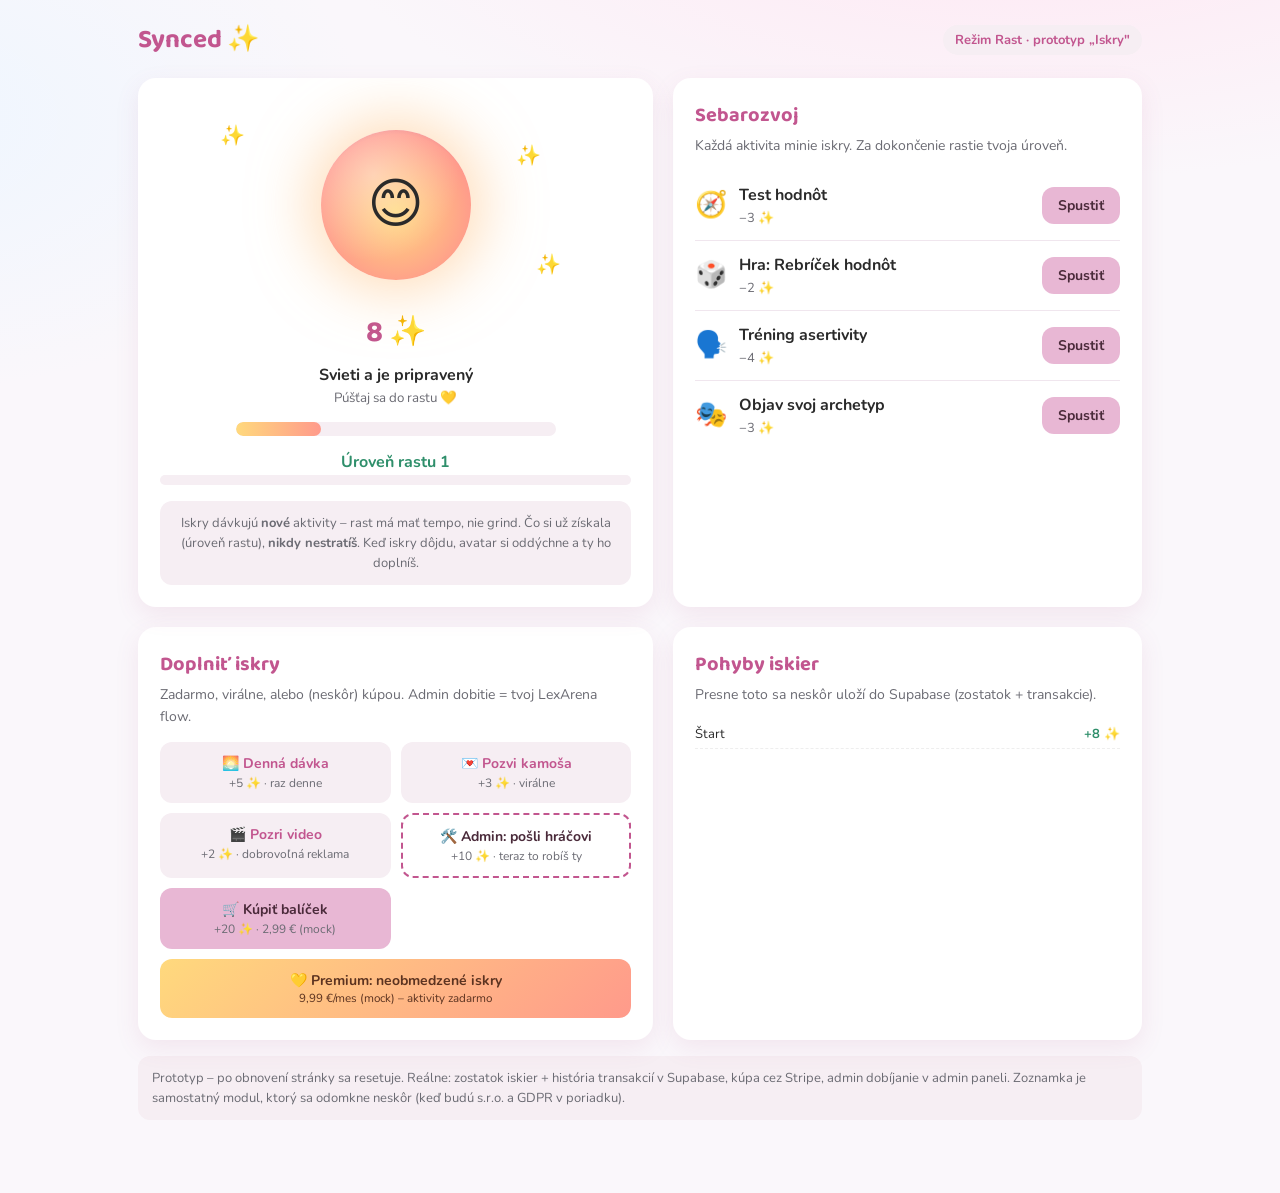
<file: prototypes/iskry-prototyp.html>
<!DOCTYPE html>
<html lang="sk">
<head>
<meta charset="UTF-8">
<meta name="viewport" content="width=device-width, initial-scale=1.0">
<title>Synced – Iskry ✨ (prototyp režimu Rast)</title>
<link rel="preconnect" href="https://fonts.googleapis.com">
<link rel="preconnect" href="https://fonts.gstatic.com" crossorigin>
<link href="https://fonts.googleapis.com/css2?family=Baloo+2:wght@500;600;700&family=Nunito:wght@400;600;700&display=swap" rel="stylesheet">
<style>
  :root{
    --bg:#faf7fb; --card:#fff; --text:#2a2a2a; --muted:#6b6b73;
    --primary:#e8b7d4; --primary-dark:#c2568f; --accent:#f6eef3;
    --coral:#ff9a8b; --mint:#a8e6cf; --yellow:#ffd97d;
    --radius:18px; --shadow:0 8px 24px rgba(178,74,128,.10);
  }
  *{box-sizing:border-box}
  body{margin:0;font-family:"Nunito",system-ui,sans-serif;background:
    radial-gradient(1200px 500px at 80% -10%, #ffe6f2 0%, transparent 60%),
    radial-gradient(900px 500px at -10% 10%, #eef6ff 0%, transparent 55%), var(--bg);
    color:var(--text);line-height:1.55;min-height:100vh}
  h1,h2,h3{font-family:"Baloo 2",cursive;margin:0}
  .wrap{max-width:1040px;margin:0 auto;padding:20px 18px 60px}
  header{display:flex;align-items:center;justify-content:space-between;gap:12px;margin-bottom:18px;flex-wrap:wrap}
  .logo{font-family:"Baloo 2";font-weight:700;font-size:26px;color:var(--primary-dark)}
  .tag{background:var(--accent);color:var(--primary-dark);font-weight:700;font-size:13px;padding:5px 12px;border-radius:999px}
  .grid{display:grid;grid-template-columns:1.1fr 1fr;gap:20px}
  @media(max-width:820px){.grid{grid-template-columns:1fr}}
  .card{background:var(--card);border-radius:var(--radius);box-shadow:var(--shadow);padding:22px}

  /* Avatar */
  .avatar-card{text-align:center;position:relative;overflow:hidden}
  .orb-wrap{position:relative;height:210px;display:flex;align-items:center;justify-content:center}
  .orb{width:150px;height:150px;border-radius:50%;
    background:radial-gradient(circle at 35% 30%, #fff6, transparent 60%), radial-gradient(circle at 50% 55%, var(--yellow), var(--coral) 70%, var(--primary-dark));
    box-shadow:0 0 60px 10px rgba(255,190,120,.55);
    transition:all .5s ease;display:flex;align-items:center;justify-content:center;font-size:54px}
  .orb.rest{filter:grayscale(.5) brightness(.8);box-shadow:0 0 18px 2px rgba(120,120,140,.25);opacity:.75}
  .spark{position:absolute;font-size:20px;animation:float 3s ease-in-out infinite}
  @keyframes float{0%,100%{transform:translateY(0)}50%{transform:translateY(-10px)}}
  .state{font-weight:700;margin-top:6px}
  .state small{display:block;font-weight:400;color:var(--muted)}
  .meter{margin:14px auto 4px;max-width:320px}
  .meter__bar{height:14px;background:var(--accent);border-radius:999px;overflow:hidden}
  .meter__fill{height:100%;background:linear-gradient(90deg,var(--yellow),var(--coral));border-radius:999px;transition:width .4s}
  .iskry-count{font-family:"Baloo 2";font-size:30px;font-weight:700;color:var(--primary-dark)}
  .xp{margin-top:14px}
  .xp__bar{height:10px;background:var(--accent);border-radius:999px;overflow:hidden}
  .xp__fill{height:100%;background:linear-gradient(90deg,var(--mint),#6bc6a0);border-radius:999px;transition:width .4s}
  .lvl{font-weight:700;color:#2f8f6b}

  h2{font-size:20px;margin-bottom:4px;color:var(--primary-dark)}
  .sub{color:var(--muted);font-size:14px;margin:0 0 14px}
  .act{display:flex;align-items:center;justify-content:space-between;gap:12px;padding:12px 0;border-bottom:1px solid #f0e6ee}
  .act:last-child{border-bottom:none}
  .act__info{display:flex;gap:12px;align-items:center}
  .act__emoji{font-size:26px}
  .act__name{font-weight:700}
  .act__cost{font-size:13px;color:var(--muted)}
  button{font-family:inherit;cursor:pointer;border:none;border-radius:12px;font-weight:700;transition:.15s}
  .btn{background:var(--primary);color:#4a2a3a;padding:9px 16px;font-size:14px}
  .btn:hover{background:var(--primary-dark);color:#fff}
  .btn:disabled{opacity:.45;cursor:not-allowed}
  .btn-ghost{background:var(--accent);color:var(--primary-dark);padding:9px 14px;font-size:14px}
  .btn-ghost:hover{background:var(--primary)}
  .refill{display:grid;grid-template-columns:1fr 1fr;gap:10px;margin-top:6px}
  @media(max-width:520px){.refill{grid-template-columns:1fr}}
  .refill button{padding:12px;font-size:14px;display:flex;flex-direction:column;gap:2px;align-items:center;text-align:center}
  .refill small{font-weight:400;font-size:12px;color:var(--muted)}
  .premium{background:linear-gradient(135deg,var(--yellow),var(--coral));color:#5c3320}
  .admin{border:2px dashed var(--primary-dark);background:#fff}
  .ledger{max-height:150px;overflow:auto;margin-top:10px;font-size:13px}
  .ledger div{padding:4px 0;border-bottom:1px dashed #eee;display:flex;justify-content:space-between}
  .plus{color:#2f8f6b;font-weight:700}.minus{color:#c2568f;font-weight:700}
  .note{font-size:13px;color:var(--muted);margin-top:16px;background:var(--accent);padding:12px 14px;border-radius:12px}
  .toast{position:fixed;left:50%;bottom:26px;transform:translateX(-50%) translateY(30px);opacity:0;
    background:#3a2a34;color:#fff;padding:12px 20px;border-radius:999px;font-weight:700;transition:.3s;z-index:50;pointer-events:none}
  .toast.show{opacity:1;transform:translateX(-50%) translateY(0)}
  .pill{display:inline-block;background:var(--mint);color:#1f6b47;font-size:12px;font-weight:700;padding:2px 10px;border-radius:999px;margin-left:8px}
  .locked{background:#fff4f8;border:1px solid var(--primary);border-radius:12px;padding:12px;color:var(--primary-dark);font-weight:600;font-size:14px;margin-top:8px;display:none}
  .locked.show{display:block}
</style>
</head>
<body>
<div class="wrap">
  <header>
    <div class="logo">Synced ✨</div>
    <span class="tag">Režim Rast · prototyp „Iskry"</span>
  </header>

  <div class="grid">
    <!-- AVATAR -->
    <section class="card avatar-card">
      <div class="orb-wrap">
        <div class="orb" id="orb">🙂</div>
        <span class="spark" style="top:20px;left:60px">✨</span>
        <span class="spark" style="bottom:30px;right:70px;animation-delay:1s">✨</span>
        <span class="spark" style="top:40px;right:90px;animation-delay:2s">✨</span>
      </div>
      <div class="iskry-count"><span id="iskry">8</span> ✨</div>
      <div class="state" id="stateLabel">Svieti a je pripravený <small>Púšťaj sa do rastu 💛</small></div>
      <div class="meter">
        <div class="meter__bar"><div class="meter__fill" id="meterFill" style="width:40%"></div></div>
      </div>
      <div class="xp">
        <div class="lvl" id="lvlLabel">Úroveň rastu 1</div>
        <div class="xp__bar"><div class="xp__fill" id="xpFill" style="width:0%"></div></div>
      </div>
      <div class="note">Iskry dávkujú <b>nové</b> aktivity – rast má mať tempo, nie grind. Čo si už získala (úroveň rastu), <b>nikdy nestratíš</b>. Keď iskry dôjdu, avatar si oddýchne a ty ho doplníš.</div>
    </section>

    <!-- AKTIVITY -->
    <section class="card">
      <h2>Sebarozvoj</h2>
      <p class="sub">Každá aktivita minie iskry. Za dokončenie rastie tvoja úroveň.</p>
      <div id="acts"></div>
      <div class="locked" id="lockedMsg">😴 Avatar oddychuje – nemáš dosť iskier. Doplň si ich nižšie a pokračuj (o nič si neprišla).</div>
    </section>
  </div>

  <div class="grid" style="margin-top:20px">
    <!-- DOPLNENIE -->
    <section class="card">
      <h2>Doplniť iskry</h2>
      <p class="sub">Zadarmo, virálne, alebo (neskôr) kúpou. Admin dobitie = tvoj LexArena flow.</p>
      <div class="refill">
        <button class="btn-ghost" id="daily">🌅 Denná dávka<small>+5 ✨ · raz denne</small></button>
        <button class="btn-ghost" id="invite">💌 Pozvi kamoša<small>+3 ✨ · virálne</small></button>
        <button class="btn-ghost" id="ad">🎬 Pozri video<small>+2 ✨ · dobrovoľná reklama</small></button>
        <button class="btn admin" id="adminGrant">🛠️ Admin: pošli hráčovi<small>+10 ✨ · teraz to robíš ty</small></button>
        <button class="btn" id="buy">🛒 Kúpiť balíček<small>+20 ✨ · 2,99 € (mock)</small></button>
      </div>
      <button class="btn premium" id="premium" style="width:100%;margin-top:10px;padding:12px">💛 Premium: neobmedzené iskry<small style="display:block;font-weight:400">9,99 €/mes (mock) – aktivity zadarmo</small></button>
    </section>

    <!-- LEDGER -->
    <section class="card">
      <h2>Pohyby iskier</h2>
      <p class="sub">Presne toto sa neskôr uloží do Supabase (zostatok + transakcie).</p>
      <div class="ledger" id="ledger"></div>
    </section>
  </div>

  <p class="note" style="max-width:none">Prototyp – po obnovení stránky sa resetuje. Reálne: zostatok iskier + história transakcií v Supabase, kúpa cez Stripe, admin dobíjanie v admin paneli. Zoznamka je samostatný modul, ktorý sa odomkne neskôr (keď budú s.r.o. a GDPR v poriadku).</p>
</div>

<div class="toast" id="toast"></div>

<script>
'use strict';
const State = {
  iskry: 8,
  max: 30,        // pre vizuál meradla
  xp: 0,
  level: 1,
  premium: false,
  dailyUsed: false,
  ledger: []
};

const ACTIVITIES = [
  { id:'test',   emoji:'🧭', name:'Test hodnôt',            cost:3, xp:30, done:'Spoznal(a) si svoje top hodnoty.' },
  { id:'game',   emoji:'🎲', name:'Hra: Rebríček hodnôt',   cost:2, xp:20, done:'Zoradil(a) si, na čom ti záleží.' },
  { id:'assert', emoji:'🗣️', name:'Tréning asertivity',     cost:4, xp:45, done:'Precvičil(a) si láskavé „nie".' },
  { id:'arche',  emoji:'🎭', name:'Objav svoj archetyp',    cost:3, xp:30, done:'Odhalil(a) si svoj archetyp.' }
];

const $ = id => document.getElementById(id);
const XP_PER_LEVEL = 100;

function toast(msg){ const t=$('toast'); t.textContent=msg; t.classList.add('show'); clearTimeout(t._t); t._t=setTimeout(()=>t.classList.remove('show'),1800); }

function log(text, delta){
  State.ledger.unshift({text, delta});
  $('ledger').innerHTML = State.ledger.map(e=>
    `<div><span>${e.text}</span><span class="${e.delta>=0?'plus':'minus'}">${e.delta>=0?'+':''}${e.delta} ✨</span></div>`
  ).join('');
}

function minCost(){ return Math.min(...ACTIVITIES.map(a=>a.cost)); }

function render(){
  $('iskry').textContent = State.premium ? '∞' : State.iskry;
  const pct = State.premium ? 100 : Math.max(0, Math.min(100, State.iskry/State.max*100));
  $('meterFill').style.width = pct + '%';

  const resting = !State.premium && State.iskry < minCost();
  const orb = $('orb');
  orb.classList.toggle('rest', resting);
  orb.textContent = State.premium ? '🤩' : (resting ? '😴' : (State.iskry < 6 ? '🙂' : '😊'));
  $('stateLabel').innerHTML = State.premium
    ? 'Žiari naplno ✨ <small>Premium – hraj bez limitu</small>'
    : (resting
        ? 'Oddychuje 😴 <small>Doplň iskry a pokračuj – nič si nestratila</small>'
        : 'Svieti a je pripravený <small>Púšťaj sa do rastu 💛</small>');
  $('lockedMsg').classList.toggle('show', resting);

  // XP / level
  $('xpFill').style.width = (State.xp % XP_PER_LEVEL) + '%';
  $('lvlLabel').textContent = 'Úroveň rastu ' + State.level;

  // Premium = bez reklám → skry tlačidlo videa
  const adBtn = $('ad'); if(adBtn) adBtn.style.display = State.premium ? 'none' : 'flex';

  // aktivity
  $('acts').innerHTML = ACTIVITIES.map(a=>{
    const can = State.premium || State.iskry >= a.cost;
    return `<div class="act">
      <div class="act__info"><span class="act__emoji">${a.emoji}</span>
        <div><div class="act__name">${a.name}</div>
        <div class="act__cost">${State.premium?'Premium · zadarmo':'−'+a.cost+' ✨'}</div></div></div>
      <button class="btn" data-act="${a.id}" ${can?'':'disabled'}>Spustiť</button>
    </div>`;
  }).join('');
}

function play(a){
  if(!State.premium){
    if(State.iskry < a.cost){ toast('😴 Málo iskier – doplň si'); return; }
    State.iskry -= a.cost;
    log('Aktivita: '+a.name, -a.cost);
  } else {
    log('Aktivita (Premium): '+a.name, 0);
  }
  State.xp += a.xp;
  // level up: každých 100 XP
  const newLevel = 1 + Math.floor(State.xp / XP_PER_LEVEL);
  if(newLevel > State.level){ State.level = newLevel; toast('🌟 Nová úroveň rastu '+State.level+'!'); }
  else { toast('✅ '+a.done); }
  render();
}

function grant(n, label){
  State.iskry = Math.min(State.iskry + n, 999);
  log(label, n);
  render();
}

document.addEventListener('click', e=>{
  const b = e.target.closest('button'); if(!b) return;
  if(b.dataset.act){ play(ACTIVITIES.find(a=>a.id===b.dataset.act)); return; }
  switch(b.id){
    case 'daily':
      if(State.dailyUsed){ toast('Dnešnú dávku už máš 🙂'); return; }
      State.dailyUsed = true; b.disabled = true; b.style.opacity=.5;
      grant(5, 'Denná dávka'); toast('🌅 +5 ✨ denná dávka'); break;
    case 'invite':
      grant(3, 'Pozvánka kamošovi'); toast('💌 +3 ✨ za pozvánku'); break;
    case 'ad': {
      const s = b.querySelector('small'); const orig = s.textContent;
      b.disabled = true; s.textContent = '▶️ reklama beží…';
      setTimeout(() => { grant(2, 'Odmena za reklamu'); toast('🎬 +2 ✨ za video'); b.disabled = false; s.textContent = orig; }, 1500);
      break;
    }
    case 'adminGrant':
      grant(10, 'Admin dobitie'); toast('🛠️ Admin poslal +10 ✨'); break;
    case 'buy':
      grant(20, 'Kúpa balíčka (2,99 €)'); toast('🛒 +20 ✨ (mock platba)'); break;
    case 'premium':
      State.premium = !State.premium;
      b.style.filter = State.premium ? 'brightness(1.1)' : 'none';
      b.querySelector('small').textContent = State.premium ? 'AKTÍVNE – aktivity zadarmo (klikni pre vypnutie)' : '9,99 €/mes (mock) – aktivity zadarmo';
      log('Premium '+(State.premium?'zapnuté':'vypnuté'), 0);
      toast(State.premium?'💛 Premium aktívne':'Premium vypnuté'); render(); break;
  }
});

log('Štart', 8);
render();
</script>
</body>
</html>
</file>
<file: styles.css>
/* ==============================
   SYNCED – STYLES
   ------------------------------
   Obsah:
   1. Globálne premenné a reset
   2. Header + navigácia (+ hamburger)
   3. Tlačidlá
   4. Hero
   5. Sekcie + "Ako to funguje"
   6. Onboarding wizard
   7. Profil
   8. Matchy
   9. Chat
   10. Footer
   11. Responzivita (media queries)
============================== */

/* ------------------------------
   1. GLOBAL
------------------------------ */

:root {
  /* --- Dizajnový systém: ružová + 3 harmonické akcenty --- */
  --c-primary: #e8b7d4;    /* jemná ružová (brand) */
  --c-primary-dark: #b25078; /* sýta ružová – texty/aktívne (WCAG AA na bielej) */
  /* --- Akcenty MAJÚ ROLU, nie sú dekorácia všade ---------------
     Ružová = značka (primárne akcie, aktívne stavy, kľúčové prvky).
     Akcenty sa používajú striedmo a vždy v tej istej role:      */
  --c-accent-1: #ff9b7b;   /* koralová – sekundárne ilustračné detaily */
  --c-accent-2: #5aab98;   /* mätová   – ÚSPECH / hotové */
  --c-accent-3: #ffd97d;   /* žltá     – JEMNÝ DÔRAZ / tip */

  /* Sémantické aliasy – v kóde používaj tieto, nie čísla */
  --c-success: var(--c-accent-2);
  --c-success-soft: #dff0ea;   /* podklad pre „hotové" odznaky */
  --c-success-ink: #14453b;    /* text na mätovom podklade */
  --c-highlight: var(--c-accent-3);
  --c-secondary: var(--c-accent-1);
  --c-off: #4f4a57;        /* neutrálny „vypnutý" stav (nie akcent) */
  --c-bg: #fdf8fb;         /* pozadie s ružovým nádychom */
  --c-surface: #ffffff;    /* karty a povrchy */
  --c-text: #2a2a2a;
  --c-muted: #5f5f66;

  /* Pôvodné názvy mapované na systém (spätná kompatibilita) */
  --bg: var(--c-bg);
  --bg-light: var(--c-surface);
  --text: var(--c-text);
  --text-light: var(--c-muted);
  --primary: var(--c-primary);
  --primary-dark: var(--c-primary-dark);
  --accent: #f6eef3;       /* veľmi svetlá ružová (pozadia) */
  --border: #f0e2ea;
  --radius: 16px;
  --radius-lg: 26px;
  --shadow: 0 6px 18px rgba(178, 80, 120, 0.08);
  --shadow-hover: 0 12px 28px rgba(178, 80, 120, 0.15);
  --max-width: 1200px;
  --space: 40px;
}

* { box-sizing: border-box; }

/* Atribút hidden má vždy prednosť (inak ho prebije display:grid/flex) */
[hidden] { display: none !important; }

body {
  margin: 0;
  padding: 0;
  font-family: "Nunito", "Inter", system-ui, -apple-system, sans-serif;
  background: var(--bg);
  color: var(--text);
  line-height: 1.6;
}

/* Priateľské, sebavedomé nadpisy */
h1, h2, h3, h4, .logo {
  font-family: "Baloo 2", "Nunito", system-ui, sans-serif;
}

main {
  max-width: var(--max-width);
  margin: 0 auto;
}

img { max-width: 100%; display: block; }

/* ------------------------------
   2. HEADER
------------------------------ */

.app-header {
  display: flex;
  justify-content: space-between;
  align-items: center;
  padding: 18px 40px;
  background: var(--bg-light);
  box-shadow: var(--shadow);
  position: sticky;
  top: 0;
  z-index: 100;
}

.logo {
  font-size: 26px;
  font-weight: 700;
  color: var(--primary-dark);
  text-decoration: none;
}

.main-nav {
  display: flex;
  align-items: center;
}

.main-nav a {
  margin-left: 24px;
  text-decoration: none;
  color: var(--text);
  font-weight: 500;
  transition: color 0.2s;
}

.main-nav a:hover { color: var(--primary-dark); }

.main-nav a.btn-primary { color: var(--text); }

/* Hamburger – skrytý na desktope */
.nav-toggle {
  display: none;
  flex-direction: column;
  justify-content: space-between;
  width: 28px;
  height: 20px;
  background: none;
  border: none;
  cursor: pointer;
  padding: 0;
}

.nav-toggle span {
  display: block;
  height: 3px;
  width: 100%;
  background: var(--primary-dark);
  border-radius: 3px;
  transition: 0.3s;
}

/* ------------------------------
   3. TLAČIDLÁ
------------------------------ */

.btn-primary {
  background: var(--primary);
  color: var(--text);
  padding: 10px 20px;
  border-radius: 999px;   /* pill */
  border: none;
  cursor: pointer;
  font-family: inherit;
  font-weight: 700;
  font-size: 15px;
  transition: background 0.2s, color 0.2s, transform 0.15s, box-shadow 0.2s;
}

.btn-primary:hover {
  background: var(--primary-dark);
  color: #fff;
  transform: translateY(-1px);
  box-shadow: var(--shadow);
}
.btn-primary:active { transform: scale(0.97); }

.btn-lg {
  padding: 14px 30px;
  font-size: 17px;
  border-radius: 999px;
  box-shadow: var(--shadow);
}

.btn-secondary {
  background: var(--accent);
  color: var(--text);
  padding: 10px 20px;
  border-radius: 999px;   /* pill */
  border: 1px solid var(--border);
  cursor: pointer;
  font-family: inherit;
  font-weight: 600;
  transition: background 0.2s, border-color 0.2s, transform 0.15s;
}

.btn-secondary:hover {
  background: var(--primary);
  border-color: var(--primary);
  transform: translateY(-1px);
}
.btn-secondary:active { transform: scale(0.97); }

/* ------------------------------
   4. HERO
------------------------------ */

.section-hero {
  display: flex;
  align-items: center;
  justify-content: space-between;
  gap: 40px;
  padding: 80px 40px;
  position: relative;
  overflow: hidden;
}

/* Hravé SVG dekorácie v hero (čisto vizuálne) */
.hero-deco { position: absolute; inset: 0; pointer-events: none; }
.hero-deco__item { position: absolute; }
.hero-deco__item--wave   { width: 130px; left: 4%;  bottom: 12%; }
.hero-deco__item--star   { width: 30px;  right: 8%; top: 14%;  animation: floaty 5s ease-in-out infinite; }
.hero-deco__item--heart  { width: 26px;  left: 42%; top: 10%;  animation: floaty 6s ease-in-out infinite 1s; }
.hero-deco__item--circle { width: 64px;  right: 30%; bottom: 8%; }

@keyframes floaty {
  0%, 100% { transform: translateY(0); }
  50% { transform: translateY(-8px); }
}

.hero-sub {
  font-size: 20px !important;
  font-weight: 600;
  color: var(--text) !important;
}

.hero-cta { margin-top: 4px; }

/* Trust pásik pod CTA */
.trust-strip {
  list-style: none;
  display: flex;
  flex-wrap: wrap;
  gap: 6px 18px;
  padding: 0;
  margin: 18px 0 0;
  font-size: 13px;
  color: var(--text-light);
}
.trust-strip li { white-space: nowrap; }

/* Ilustrácia archetypu v hero */
.hero-portrait {
  width: 320px;
  max-width: 78vw;
  height: auto;
  aspect-ratio: 1;
  object-fit: cover;
  border-radius: 50%;
  border: 6px solid var(--c-surface);
  box-shadow: var(--shadow-hover);
}

/* Sticky CTA – len na mobile a len kým sa nezačne test */
.sticky-cta {
  display: none;
  position: fixed;
  left: 0;
  right: 0;
  bottom: 0;
  z-index: 90;
  padding: 10px 16px calc(10px + env(safe-area-inset-bottom, 0px));
  background: rgba(253, 248, 251, 0.95);
  backdrop-filter: blur(6px);
  border-top: 1px solid var(--border);
  text-align: center;
}
.sticky-cta .btn-primary { width: 100%; max-width: 420px; }
.sticky-cta.is-hidden { display: none !important; }

@media (max-width: 640px) {
  .sticky-cta { display: block; }
  /* aby posledná sekcia nebola pod sticky pruhom */
  body:not(.cta-hidden) .app-footer { padding-bottom: 84px; }
}

/* Dotykové ciele na mobile */
@media (max-width: 640px) {
  .btn-primary, .btn-secondary, .opt, .avatar-chip,
  .at-answer, .en-card, .mode-option, .chat-menu button {
    min-height: 44px;
  }
  .vg-card__move button, .sg-slot { min-width: 44px; min-height: 44px; }
  .opts { gap: 12px; }
}

/* Súkromie a bezpečnosť – ľudské zhrnutie na landingu */
.privacy-grid {
  display: grid;
  grid-template-columns: repeat(auto-fit, minmax(300px, 1fr));
  gap: 20px;
}
.privacy-card {
  background: var(--c-surface);
  border: 1px solid var(--border);
  border-radius: var(--radius);
  box-shadow: var(--shadow);
  padding: 22px 24px;
}
.privacy-card h3 { margin: 0 0 12px; }
.privacy-list { list-style: none; margin: 0 0 14px; padding: 0; }
.privacy-list li {
  position: relative;
  padding-left: 28px;
  margin-bottom: 10px;
  font-size: 14.5px;
  line-height: 1.5;
}
.privacy-list li::before {
  position: absolute;
  left: 0;
  top: 0;
  font-weight: 700;
}
/* ✓ robíme = úspech (mäta), ✗ nerobíme = neutrál, ⏳ pripravujeme = dôraz */
.privacy-yes::before { content: '✓'; color: var(--c-success-ink); }
.privacy-no::before { content: '✗'; color: var(--c-muted); }
.privacy-plan::before { content: '⏳'; }
.privacy-plan { color: var(--text-light); }

.privacy-principle {
  margin: 0;
  padding: 10px 14px;
  background: var(--accent);
  border-left: 4px solid var(--c-highlight);   /* rola: jemný dôraz */
  border-radius: var(--radius);
  font-size: 13.5px;
  line-height: 1.5;
}
.privacy-more { margin: 18px 0 0; font-size: 14px; }
.privacy-more a { color: var(--primary-dark); font-weight: 600; }
.privacy-more__note { color: var(--text-light); }

/* Pripravujeme – karty vízie (jasne odlíšené od hotových funkcií) */
.upcoming-grid {
  display: grid;
  grid-template-columns: repeat(auto-fill, minmax(280px, 1fr));
  gap: 16px;
}
.upcoming-card {
  background: var(--c-surface);
  border: 1px dashed var(--primary);   /* prerušovaný rám = ešte to nie je */
  border-radius: var(--radius);
  padding: 18px;
}
.upcoming-card h3 { margin: 10px 0 6px; font-size: 18px; }
.upcoming-card p { margin: 0 0 8px; font-size: 14px; color: var(--text-light); }
.upcoming-note {
  margin: 0 !important;
  font-size: 13px !important;
  font-style: italic;
}
.upcoming-badge {
  display: inline-block;
  background: var(--c-highlight);      /* rola: jemný dôraz, nie „hotové" */
  color: #5c4708;
  border-radius: 999px;
  padding: 3px 12px;
  font-size: 12px;
  font-weight: 700;
  white-space: nowrap;
}
.upcoming-badge--vision { background: var(--accent); color: var(--primary-dark); }

.upcoming-cta { margin-top: 20px; }
.upcoming-answer {
  margin: 12px 0 0;
  max-width: 640px;
  background: var(--accent);
  border-radius: var(--radius);
  padding: 12px 16px;
  font-size: 14px;
  color: var(--text-light);
}

@media (max-width: 700px) {
  .upcoming-grid { grid-template-columns: 1fr; }
}

/* Záľuby a hudba – chips + voľný text */
.interests-note { font-size: 13.5px; color: var(--text-light); margin: 0 0 12px; }
.interests-label {
  margin: 14px 0 6px;
  font-weight: 700;
  font-family: "Baloo 2", sans-serif;
}
.interests-chips { margin-bottom: 10px; }
.interests-add { display: flex; gap: 8px; flex-wrap: wrap; margin-bottom: 4px; }
.interests-add input {
  flex: 1 1 200px;
  min-width: 0;
  padding: 8px 14px;
  border: 1px solid var(--border);
  border-radius: 999px;
  font-family: inherit;
  font-size: 14px;
}
.interests-artists { display: block; font-size: 14px; margin-top: 10px; }
.interests-artists input {
  display: block;
  width: 100%;
  box-sizing: border-box;
  margin-top: 6px;
  padding: 10px 14px;
  border: 1px solid var(--border);
  border-radius: var(--radius);
  font-family: inherit;
  font-size: 14px;
}

/* Iskra v karte matchu – spoločné body (nikdy %) */
.match-interests {
  margin: 8px 0 0;
  font-size: 14px;
  color: var(--primary-dark);
  background: var(--accent);
  border-radius: var(--radius);
  padding: 8px 12px;
}

/* ------------------------------
   14. SPÄTNÁ VÄZBA + ASERTÍVNE PRÁVA
------------------------------ */

.fb-card { font-size: 15px; line-height: 1.65; }
.fb-card strong { color: var(--primary-dark); }
.fb-question { font-weight: 600; margin: 4px 0 10px; }

/* Joharyho okno – diagram 2×2 */
.fb-johari {
  display: block;
  width: 100%;
  max-width: 420px;
  height: auto;
  margin: 8px auto 16px;
}
.fb-johari__label {
  font-family: "Baloo 2", sans-serif;
  font-size: 15px;
  font-weight: 600;
  fill: var(--text);
}
.fb-johari__sub { font-size: 11px; fill: var(--text-light); }
.fb-johari__axis { font-size: 10.5px; fill: var(--text-light); }

/* Pravidlá – dva stĺpce */
.fb-rules { display: grid; grid-template-columns: 1fr 1fr; gap: 20px; }
.fb-rules__col {
  background: var(--bg);
  border: 1px solid var(--border);
  border-radius: var(--radius);
  padding: 16px;
}
.fb-rules__col h4 { margin: 0 0 10px; color: var(--primary-dark); }
.fb-rules__list { list-style: none; margin: 0; padding: 0; }
.fb-rules__list li { margin-bottom: 12px; font-size: 14px; }
.fb-rules__list li:last-child { margin-bottom: 0; }
.fb-rules__list strong { display: block; }
.fb-rules__list span { color: var(--text-light); }

.fb-model {
  background: var(--c-surface);
  border-left: 4px solid var(--c-success);   /* rola: takto to má vyzerať */
  border-radius: var(--radius);
  padding: 10px 14px;
  margin: 10px 0;
}
.fb-reflection { padding-left: 20px; }
.fb-reflection li { margin-bottom: 10px; font-size: 15px; }

/* 10 asertívnych práv */
.at-rights-frame {
  background: var(--accent);
  border-left: 4px solid var(--c-highlight);   /* rola: jemný dôraz */
  border-radius: var(--radius);
  padding: 12px 16px;
  font-weight: 600;
  margin: 0 0 16px;
}
.at-rights {
  display: grid;
  grid-template-columns: repeat(auto-fill, minmax(280px, 1fr));
  gap: 14px;
  padding-left: 20px;
  margin: 0 0 14px;
}
.at-rights li {
  background: var(--bg);
  border: 1px solid var(--border);
  border-radius: var(--radius);
  padding: 12px 14px;
}
.at-rights__right { margin: 0 0 4px; font-weight: 700; }
.at-rights__why { margin: 0 0 6px; font-size: 13.5px; color: var(--text-light); }
.at-rights__mutual {
  margin: 0;
  font-size: 13.5px;
  color: var(--primary-dark);
}

@media (max-width: 700px) {
  .fb-rules { grid-template-columns: 1fr; }
  .at-rights { grid-template-columns: 1fr; }
}

/* Ulož a pokračuj – ponuka nadviazať na rozrobený test */
.resume-card {
  display: flex;
  align-items: center;
  justify-content: space-between;
  gap: 16px;
  flex-wrap: wrap;
  background: var(--c-surface);
  border: 1px solid var(--border);
  border-left: 4px solid var(--c-highlight);   /* rola: jemný dôraz */
  border-radius: var(--radius);
  box-shadow: var(--shadow);
  padding: 16px 20px;
  margin-bottom: 20px;
}
.resume-card__title {
  margin: 0;
  font-family: "Baloo 2", sans-serif;
  font-weight: 600;
  font-size: 17px;
}
.resume-card__sub { margin: 2px 0 0; font-size: 13.5px; color: var(--text-light); }
.resume-card__actions { display: flex; gap: 10px; flex-wrap: wrap; }

/* Progres testu – čitateľný aj na mobile */
.onboarding-counter__pct { color: var(--text-light); }
.onboarding-save-note {
  margin: 6px 0 0;
  font-size: 13px;
  color: var(--text-light);
}

@media (max-width: 640px) {
  .resume-card { flex-direction: column; align-items: stretch; }
  .resume-card__actions .btn-primary,
  .resume-card__actions .btn-secondary { flex: 1; }
}

/* Ochutnávka v hero */
.taster {
  width: 340px;
  max-width: 100%;
  background: var(--c-surface);
  border: 1px solid var(--border);
  border-radius: var(--radius-lg);
  box-shadow: var(--shadow-hover);
  padding: 22px;
  text-align: center;
}
.taster__progress {
  margin: 0 0 8px;
  font-size: 12px;
  font-weight: 700;
  letter-spacing: 0.04em;
  text-transform: uppercase;
  color: var(--primary-dark);
}
.taster__q {
  margin: 0 0 14px;
  font-family: "Baloo 2", sans-serif;
  font-size: 19px;
  font-weight: 600;
}
.taster__opts { display: flex; flex-direction: column; gap: 10px; }
.taster__opt {
  min-height: 52px;
  border: 1px solid var(--border);
  background: var(--bg);
  border-radius: var(--radius);
  padding: 12px 16px;
  font-family: inherit;
  font-size: 15px;
  font-weight: 600;
  color: var(--text);
  cursor: pointer;
  transition: background 0.2s, border-color 0.2s, transform 0.15s;
}
.taster__opt:hover { background: var(--accent); border-color: var(--primary); }
.taster__opt:active { transform: scale(0.97); }

.taster__imgs { display: flex; justify-content: center; gap: 10px; margin-bottom: 12px; }
.taster__imgs img {
  width: 88px;
  height: 88px;
  object-fit: cover;
  border-radius: 50%;
  border: 3px solid var(--primary);
  box-shadow: var(--shadow);
}
.taster__world { margin: 0 0 6px; font-size: 17px; }
.taster__world strong { color: var(--primary-dark); }
.taster__line { margin: 0 0 16px; font-size: 14px; color: var(--text-light); }
.taster__cta { width: 100%; font-size: 15px; padding: 14px 18px; }
.taster__note { margin: 12px 0 0; font-size: 12.5px; color: var(--text-light); }
.taster__again {
  border: 0;
  background: none;
  padding: 0 0 0 4px;
  font: inherit;
  color: var(--primary-dark);
  text-decoration: underline;
  cursor: pointer;
}

/* Kompaktnejšie sekcie na landingu + poznámka o odomknutí */
.section--tight { padding-top: 36px; padding-bottom: 36px; }
.steps--compact .step { padding: 20px; }
.steps--compact .step h3 { font-size: 18px; margin: 6px 0; }
.steps--compact .step p { margin: 0; font-size: 14px; color: var(--text-light); }
/* Manifest – tvár appky, preto dýcha a stojí sám */
.manifest {
  max-width: 62ch;
  margin: 8px auto 0;
  padding: 30px 34px;
  background: var(--c-surface);
  border-radius: var(--radius-lg);
  box-shadow: var(--shadow);
  border-top: 5px solid var(--c-primary);
}
.manifest__claim {
  margin: 0 0 18px;
  font-size: 30px;
  line-height: 1.25;
  color: var(--primary-dark);
}
.manifest p {
  margin: 0 0 16px;
  font-size: 16.5px;
  line-height: 1.7;
}
.manifest p:last-child { margin-bottom: 0; }
.manifest__lead { font-size: 17.5px !important; }
.manifest__close {
  padding-top: 16px;
  border-top: 1px solid var(--border);
  color: var(--primary-dark);
  font-weight: 600;
}

@media (max-width: 640px) {
  .manifest { padding: 22px 20px; }
  .manifest__claim { font-size: 24px; }
  .manifest p { font-size: 15.5px; }
  .manifest__lead { font-size: 16.5px !important; }
}

.why-cta { margin-top: 24px; text-align: center; }
.locked-note {
  margin: 12px 0 0;
  font-size: 13.5px;
  color: var(--text-light);
}

/* Zvýraznenie sloganu – rola: jemný dôraz (žltá), jediné miesto v hero */
.hero-hl {
  font-style: normal;
  background: linear-gradient(transparent 62%, var(--c-highlight) 62%);
  border-radius: 4px;
  padding: 0 4px;
}

.hero-text { flex: 1; }

.section-hero h1 {
  font-size: 42px;
  line-height: 1.15;
  margin-bottom: 10px;
}

.section-hero p {
  font-size: 18px;
  color: var(--text-light);
  margin-bottom: 20px;
}

.hero-note {
  font-size: 14px !important;
  margin-top: 14px;
  color: var(--text-light);
}

.hero-visual {
  flex: 1;
  display: flex;
  justify-content: center;
}

/* (hero-visual__card nahradila ochutnávka + ilustrácia archetypu) */

/* ------------------------------
   5. SEKCIE
------------------------------ */

.section { padding: 60px 40px; }

.section h2 {
  font-size: 32px;
  margin-bottom: 24px;
  color: var(--primary-dark);
}

/* Podčiarknutie nadpisov sekcií – značková ružová, nie dúha */
.section > h2::after {
  content: '';
  display: block;
  width: 64px;
  height: 6px;
  border-radius: 999px;
  margin-top: 6px;
  background: linear-gradient(90deg, var(--c-primary-dark), var(--c-primary));
}

.steps {
  display: grid;
  grid-template-columns: repeat(auto-fit, minmax(240px, 1fr));
  gap: 24px;
}

.step {
  background: var(--bg-light);
  padding: 28px;
  border-radius: var(--radius);
  box-shadow: var(--shadow);
  transition: transform 0.2s, box-shadow 0.2s;
}

.step:hover {
  transform: translateY(-4px);
  box-shadow: var(--shadow-hover);
}

.step__num {
  width: 36px;
  height: 36px;
  border-radius: 50%;
  background: var(--primary);
  color: #fff;
  display: flex;
  align-items: center;
  justify-content: center;
  font-weight: 700;
  margin-bottom: 12px;
}

.step h3 { margin: 0 0 8px; font-size: 18px; }
.step p { margin: 0; color: var(--text-light); }

/* ------------------------------
   6. ONBOARDING WIZARD
------------------------------ */

.onboarding {
  max-width: 640px;
}

.onboarding-head { margin-bottom: 20px; }

.onboarding-progress {
  height: 8px;
  background: var(--accent);
  border-radius: 999px;
  overflow: hidden;
}

.onboarding-progress__bar {
  height: 100%;
  width: 20%;
  background: var(--primary-dark);
  border-radius: 999px;
  transition: width 0.35s ease;
}

.onboarding-counter {
  margin: 8px 0 0;
  font-size: 14px;
  color: var(--text-light);
}

/* Kroky – zobrazuje sa len aktívny */
.onboarding-step {
  display: none;
  background: var(--bg-light);
  padding: 30px;
  border-radius: var(--radius);
  box-shadow: var(--shadow);
}

.onboarding-step.is-active {
  display: block;
  animation: fadeIn 0.3s ease;
}

@keyframes fadeIn {
  from { opacity: 0; transform: translateY(6px); }
  to   { opacity: 1; transform: translateY(0); }
}

.onboarding-step h3 { margin-top: 0; }

.onboarding-nav {
  display: flex;
  justify-content: space-between;
  align-items: center;
  margin-top: 24px;
}

.placeholder-note {
  color: var(--text-light);
  font-style: italic;
  background: var(--accent);
  padding: 14px;
  border-radius: var(--radius);
}

label {
  display: block;
  margin-bottom: 16px;
  font-weight: 500;
}

input, select {
  width: 100%;
  padding: 10px;
  border-radius: var(--radius);
  border: 1px solid var(--border);
  margin-top: 6px;
  font-size: 15px;
  font-family: inherit;
}

input:focus, select:focus {
  outline: none;
  border-color: var(--primary-dark);
}

.profile-summary { display: grid; gap: 12px; }

/* --- Otázky --- */
.question {
  padding: 16px 0;
  border-bottom: 1px solid var(--border);
}
.question:last-child { border-bottom: none; }
.question__text { font-weight: 600; margin: 0 0 12px; }

/* Likert škála 1–5 */
.likert {
  display: flex;
  gap: 10px;
  flex-wrap: wrap;
}
.likert__opt { margin: 0; cursor: pointer; font-weight: 400; }
.likert__opt input { position: absolute; opacity: 0; width: 0; height: 0; }
.likert__dot {
  display: flex;
  align-items: center;
  justify-content: center;
  width: 44px;
  height: 44px;
  border-radius: 50%;
  border: 2px solid var(--primary);
  background: var(--bg-light);
  color: var(--primary-dark);
  font-weight: 700;
  transition: 0.15s;
}
.likert__opt:hover .likert__dot { background: var(--accent); }
.likert__opt input:checked + .likert__dot {
  background: var(--primary-dark);
  border-color: var(--primary-dark);
  color: #fff;
  transform: scale(1.08);
}
.likert__opt input:focus-visible + .likert__dot {
  outline: 2px solid var(--primary-dark);
  outline-offset: 2px;
}
.likert__ends {
  display: flex;
  justify-content: space-between;
  font-size: 12px;
  color: var(--text-light);
  margin-top: 6px;
  max-width: 290px;
}

/* Choice / multi možnosti */
.opts { display: flex; flex-wrap: wrap; gap: 10px; }
.opt {
  margin: 0;
  display: inline-flex;
  align-items: center;
  gap: 8px;
  padding: 8px 14px;
  border: 1px solid var(--border);
  border-radius: 999px;
  cursor: pointer;
  font-weight: 400;
  transition: 0.15s;
}
.opt:hover { border-color: var(--primary); background: var(--accent); }
.opt input { width: auto; margin: 0; }
.opt.is-disabled { opacity: 0.45; cursor: not-allowed; }
.opt-hint { display: block; margin-top: 8px; color: var(--text-light); }

/* --- Zhrnutie profilu (Krok 5) --- */
.summary-card {
  background: linear-gradient(135deg, var(--primary), var(--accent));
  padding: 20px;
  border-radius: var(--radius);
}
.summary-card h4 { margin: 0 0 4px; font-size: 20px; }
.summary-sub { margin: 0; color: #6b4a5c; }

.summary-block { margin-top: 4px; }
.summary-block h4 { margin: 0 0 10px; color: var(--primary-dark); }
.summary-note { color: var(--text-light); margin-top: 4px; }

.chips { display: flex; flex-wrap: wrap; gap: 8px; }
.chip {
  background: var(--accent);
  border: 1px solid var(--primary);
  padding: 6px 12px;
  border-radius: 999px;
  font-size: 14px;
}
.chip b { color: var(--primary-dark); }
.chip--soft { background: var(--bg-light); }

/* Pruhy osobnosti */
.bar-row {
  display: grid;
  grid-template-columns: 150px 1fr 36px;
  align-items: center;
  gap: 10px;
  margin-bottom: 8px;
  font-size: 14px;
}
.bar {
  height: 10px;
  background: var(--accent);
  border-radius: 999px;
  overflow: hidden;
}
.bar__fill {
  display: block;
  height: 100%;
  background: var(--primary-dark);
  border-radius: 999px;
}
.bar-row__val { text-align: right; font-weight: 600; color: var(--primary-dark); }

@media (max-width: 480px) {
  .bar-row { grid-template-columns: 110px 1fr 30px; font-size: 13px; }
  /* likert kolieska ostávajú 44 px (dotykový cieľ), len užšie rozostupy */
  .likert { gap: 8px; }
}

/* Avatar krok (Krok 5) – „Ja" a „Môj ideál" */
.avatar-microtext {
  margin: -6px 0 16px;
  font-size: 14px;
  color: var(--text-light);
}
.avatar-panels {
  display: grid;
  grid-template-columns: 1fr 1fr;
  gap: 20px;
}
.avatar-panel {
  background: var(--bg-light);
  border: 1px solid var(--border);
  border-radius: var(--radius);
  padding: 16px;
}
.avatar-panel h4 { margin: 0 0 4px; }
.avatar-note {
  margin: 0 0 12px;
  font-size: 13px;
  color: var(--text-light);
}
.avatar-field { margin-bottom: 14px; }
.avatar-field:last-child { margin-bottom: 0; }
.avatar-field__label {
  display: block;
  font-size: 13px;
  font-weight: 600;
  margin-bottom: 6px;
}
.avatar-chips { display: flex; flex-wrap: wrap; gap: 8px; }
.avatar-chip {
  border: 1px solid var(--border);
  background: var(--bg);
  border-radius: 999px;
  padding: 6px 14px;
  font-size: 14px;
  font-family: inherit;
  color: var(--text);
  cursor: pointer;
  transition: background 0.2s, border-color 0.2s;
}
.avatar-chip:hover {
  border-color: var(--primary);
  background: var(--accent);
}
.avatar-chip.is-active {
  background: var(--primary);
  border-color: var(--primary-dark);
  font-weight: 600;
}
@media (max-width: 700px) {
  .avatar-panels { grid-template-columns: 1fr; }
}

/* ------------------------------
   7. PROFIL
------------------------------ */

.profile-layout { display: flex; gap: 40px; }

.profile-main { flex: 1; display: grid; gap: 20px; }

.profile-photo, .profile-video {
  background: var(--accent);
  border-radius: var(--radius);
  min-height: 200px;
  display: flex;
  align-items: center;
  justify-content: center;
  color: var(--text-light);
}

.profile-details {
  flex: 1;
  background: var(--bg-light);
  padding: 24px;
  border-radius: var(--radius);
  box-shadow: var(--shadow);
}

.profile-details h3 { color: var(--primary-dark); }

/* ------------------------------
   8. MATCHY
------------------------------ */

.matches-grid {
  display: grid;
  grid-template-columns: repeat(auto-fill, minmax(260px, 1fr));
  gap: 24px;
}

.match-card {
  background: var(--bg-light);
  padding: 20px;
  border-radius: var(--radius);
  box-shadow: var(--shadow);
  transition: transform 0.2s, box-shadow 0.2s;
}

.match-card:hover {
  transform: translateY(-4px);
  box-shadow: var(--shadow-hover);
}

.match-card h3 { margin-top: 0; margin-bottom: 0; }

.match-score { font-weight: 600; color: var(--primary-dark); }

.match-card__head {
  display: flex;
  justify-content: space-between;
  align-items: center;
  gap: 10px;
}
.match-badge {
  background: var(--primary-dark);
  color: #fff;
  font-weight: 700;
  padding: 4px 12px;
  border-radius: 999px;
  font-size: 15px;
  white-space: nowrap;
}
.match-type {
  font-weight: 600;
  color: var(--primary-dark);
  margin: 10px 0 4px;
}
.match-desc { margin: 0 0 12px; color: var(--text-light); font-size: 14px; }
.match-meta { margin: 4px 0; font-size: 14px; }
.match-bio {
  margin: 12px 0 16px;
  font-style: italic;
  color: var(--text-light);
  border-left: 3px solid var(--primary);
  padding-left: 12px;
}

/* Empty-state, keď tvrdými bránami neprejde nikto */
.match-empty {
  grid-column: 1 / -1;
  text-align: center;
  background: var(--accent);
  border-radius: var(--radius-lg);
  padding: 40px 24px;
}
.match-empty__icon { font-size: 40px; margin-bottom: 8px; }
.match-empty h3 { margin: 0 0 8px; }
.match-empty p { margin: 0 auto; max-width: 520px; color: var(--text-light); }

/* Tichý reframe výzoru – „dôvod milovať" (nikdy percento) */
.match-love-note {
  margin: 8px 0 0;
  font-size: 14px;
  color: var(--primary-dark);
  background: var(--accent);
  border-radius: var(--radius);
  padding: 8px 12px;
}

/* Transparentná poznámka o skrytých profiloch */
.match-filtered-note {
  grid-column: 1 / -1;
  margin: 8px 0 0;
  font-size: 14px;
  color: var(--text-light);
  background: var(--bg-light);
  border: 1px dashed var(--primary);
  border-radius: var(--radius);
  padding: 10px 14px;
}

/* ------------------------------
   8b. HRA: REBRÍČEK HODNÔT
------------------------------ */

.vg-intro { color: var(--text-light); margin-top: -10px; }

.vg-layout {
  display: grid;
  grid-template-columns: 1fr 1fr;
  gap: 30px;
  align-items: start;
}

.vg-story {
  background: var(--accent);
  border-radius: var(--radius-lg);
  padding: 20px 24px;
}
.vg-story h3 { margin-top: 0; }
.vg-story p { margin: 0; font-style: italic; }

.vg-play {
  background: var(--bg-light);
  border-radius: var(--radius);
  box-shadow: var(--shadow);
  padding: 20px;
}
.vg-play h3 { margin-top: 0; }
.vg-hint { font-size: 14px; color: var(--text-light); }

.vg-cards {
  list-style: none;
  margin: 0 0 16px;
  padding: 0;
  display: flex;
  flex-direction: column;
  gap: 8px;
}
.vg-card {
  display: flex;
  align-items: center;
  gap: 10px;
  background: var(--bg);
  border: 1px solid var(--border);
  border-radius: var(--radius);
  padding: 10px 14px;
}
.vg-card__rank { font-weight: 700; color: var(--primary-dark); min-width: 22px; }
.vg-card__name { flex: 1; font-weight: 600; }
.vg-card__move { display: flex; gap: 6px; }
.vg-card__move button {
  border: 1px solid var(--border);
  background: var(--bg-light);
  border-radius: 8px;
  width: 30px;
  height: 30px;
  cursor: pointer;
  transition: background 0.2s, border-color 0.2s;
}
.vg-card__move button:hover:not(:disabled) {
  background: var(--accent);
  border-color: var(--primary);
}
.vg-card__move button:disabled { opacity: 0.35; cursor: default; }

.vg-result {
  margin-top: 24px;
  background: var(--bg-light);
  border-radius: var(--radius);
  box-shadow: var(--shadow);
  padding: 20px 24px;
}
.vg-result h3 { margin-top: 0; }
.vg-result__intro { color: var(--text-light); }
.vg-result__list li { margin-bottom: 10px; }
.vg-result__who, .vg-result__desc, .vg-result__note {
  color: var(--text-light);
  font-size: 14px;
}

/* Vstupná karta + pruh v profile */
.vg-entry {
  display: inline-flex;
  align-items: center;
  gap: 8px;
  background: var(--accent);
  border: 1px dashed var(--primary);
  border-radius: var(--radius);
  padding: 10px 14px;
  text-decoration: none;
  color: var(--text);
  font-weight: 600;
  transition: background 0.2s;
}
.vg-entry:hover { background: var(--primary); }
.vg-entry__time { font-weight: 400; color: var(--text-light); font-size: 13px; }
.vg-strip { margin: 0 0 8px; }
.vg-strip__actions { display: flex; align-items: center; gap: 12px; }
.vg-again { font-size: 13px; color: var(--primary-dark); }

@media (max-width: 800px) {
  .vg-layout { grid-template-columns: 1fr; }
}

/* Panáčik z tvarov – mriežka tela + SVG tvary */
.sg-board {
  display: grid;
  grid-template-columns: repeat(5, 52px);
  grid-template-areas:
    ".     .       hlava .       ."
    "ldlan lruka   trup  pruka   pdlan"
    ".     lstehno .     pstehno ."
    ".     lchodidlo .   pchodidlo .";
  gap: 8px;
  justify-content: center;
  margin: 12px 0;
}
.sg-slot--hlava     { grid-area: hlava; }
.sg-slot--trup      { grid-area: trup; }
.sg-slot--lruka     { grid-area: lruka; }
.sg-slot--pruka     { grid-area: pruka; }
.sg-slot--ldlan     { grid-area: ldlan; }
.sg-slot--pdlan     { grid-area: pdlan; }
.sg-slot--lstehno   { grid-area: lstehno; }
.sg-slot--pstehno   { grid-area: pstehno; }
.sg-slot--lchodidlo { grid-area: lchodidlo; }
.sg-slot--pchodidlo { grid-area: pchodidlo; }

.sg-slot {
  width: 52px;
  height: 52px;
  border: 1px dashed var(--primary);
  background: var(--bg-light);
  border-radius: 10px;
  display: flex;
  align-items: center;
  justify-content: center;
  padding: 6px;
  cursor: pointer;
  transition: background 0.2s, border-color 0.2s, transform 0.1s;
}
.sg-slot:hover { background: var(--accent); }
.sg-slot:active { transform: scale(0.94); }
.sg-slot.is-filled { border-style: solid; border-color: var(--border); }

.sg-shape { width: 100%; height: 100%; }
.sg-shape--sex   { fill: var(--primary-dark); }
.sg-shape--cit   { fill: var(--primary); }
.sg-shape--rozum { fill: var(--accent); stroke: var(--primary-dark); stroke-width: 2; }
.sg-empty { color: var(--primary-dark); font-size: 20px; line-height: 1; }

.sg-counter {
  font-size: 14px;
  color: var(--text-light);
  margin: 0 0 12px;
}

/* Vzťahový kompas (RT test) */
.rt-box {
  background: var(--bg-light);
  border-radius: var(--radius);
  box-shadow: var(--shadow);
  padding: 20px 24px;
}
.rt-item { margin-bottom: 18px; }
.rt-progress {
  font-size: 14px;
  color: var(--text-light);
  margin: 4px 0 12px;
}
.rt-compass {
  display: block;
  margin: 16px auto;
  width: 100%;
  max-width: 260px;
}
.rt-compass text {
  font-size: 12px;
  fill: var(--text-light);
  font-family: inherit;
}
.rt-strip-desc {
  margin: 0 0 8px;
  font-size: 14px;
  color: var(--text-light);
}

/* Archetypy nad RT kompasom */
.arch-picker {
  display: flex;
  align-items: center;
  gap: 10px;
  flex-wrap: wrap;
  margin: 0 0 12px;
}
.arch-picker__label { font-size: 13px; color: var(--text-light); }
.rt-archetype {
  display: flex;
  gap: 12px;
  align-items: flex-start;
  background: var(--accent);
  border-radius: var(--radius);
  padding: 12px 14px;
  margin: 12px 0;
}
.arch-icon { width: 34px; height: 34px; flex-shrink: 0; }
.rt-archetype__name { margin: 0 0 4px; }
.rt-archetype__desc { margin: 0; font-size: 14px; color: var(--text-light); }
.match-arch {
  margin: 8px 0 0;
  font-size: 14px;
  color: var(--text-light);
  background: var(--accent);
  border-radius: var(--radius);
  padding: 8px 12px;
}
.match-arch--pref { color: var(--primary-dark); }

/* Meno tvojej podstaty */
.en-box { max-width: 720px; }
.en-invite {
  background: var(--accent);
  border-radius: var(--radius);
  padding: 10px 14px;
  font-size: 14px;
  color: var(--text-light);
}
.en-cards {
  display: grid;
  grid-template-columns: repeat(auto-fill, minmax(200px, 1fr));
  gap: 12px;
  margin: 12px 0 16px;
}
.en-card {
  border: 1px solid var(--border);
  background: var(--bg);
  border-radius: var(--radius);
  padding: 14px;
  font-family: inherit;
  font-size: 16px;
  font-weight: 600;
  color: var(--text);
  cursor: pointer;
  transition: border-color 0.2s, background 0.2s, transform 0.1s;
}
.en-card:hover { border-color: var(--primary); background: var(--accent); }
.en-card:active { transform: scale(0.97); }
.en-card.is-active {
  border-color: var(--primary-dark);
  background: var(--primary);
}
.essence-header {
  display: inline-flex;
  align-items: center;
  gap: 8px;
  background: var(--accent);
  border-radius: var(--radius-lg);
  padding: 12px 22px;
  font-size: 20px;
  font-weight: 700;
  color: var(--primary-dark);
  margin-bottom: 16px;
}

/* Koho hľadám – zoradenie archetypov */
.ap-box { max-width: 640px; }
.ap-card .arch-icon { width: 28px; height: 28px; }
.ap-card__desc {
  display: block;
  font-weight: 400;
  font-size: 12.5px;
  color: var(--text-light);
}

/* Asertivita – tréning komunikácie */
.at-philosophy { margin-bottom: 20px; }
.at-philosophy p { margin: 0; font-style: normal; }
.at-explainers {
  display: grid;
  grid-template-columns: 1fr 1fr;
  gap: 20px;
  margin-bottom: 20px;
}
.at-explainers h4 { margin: 0 0 8px; }
.at-style { margin: 0 0 8px; font-size: 14px; color: var(--text-light); }
.at-style:last-child { margin-bottom: 0; }
.at-scene-box { max-width: 720px; }
.at-progress { font-size: 13px; color: var(--text-light); margin: 0 0 8px; }
.at-situation { font-weight: 600; margin: 0 0 12px; }
.at-answers { display: flex; flex-direction: column; gap: 10px; margin-bottom: 12px; }
.at-answer {
  text-align: left;
  border: 1px solid var(--border);
  background: var(--bg);
  border-radius: var(--radius);
  padding: 10px 14px;
  font-family: inherit;
  font-size: 14px;
  color: var(--text);
  cursor: pointer;
  transition: background 0.2s, border-color 0.2s;
}
.at-answer:hover:not(:disabled) { border-color: var(--primary); background: var(--accent); }
.at-answer:disabled { cursor: default; }
.at-answer.is-chosen { border-color: var(--primary-dark); background: var(--accent); font-weight: 600; }
.at-answer.is-assert { box-shadow: inset 4px 0 0 var(--c-success); }
/* „asertívna cesta" = tá dobrá – rovnaká mätová rola ako hotové */
.at-badge {
  display: inline-block;
  background: var(--c-success-soft);
  color: var(--c-success-ink);
  border-radius: 999px;
  padding: 2px 10px;
  font-size: 12px;
  font-weight: 600;
  margin-left: 8px;
  white-space: nowrap;
}
.at-feedback {
  background: var(--accent);
  border-radius: var(--radius);
  padding: 12px 14px;
  font-size: 14px;
}
.at-feedback p { margin: 0 0 10px; }
.at-counts { font-size: 13px; color: var(--text-light); }

/* Prehľad modulu – dlaždice mikro-lekcií a knižnice */
.at-tiles {
  display: grid;
  grid-template-columns: repeat(3, 1fr);
  gap: 14px;
  margin-bottom: 20px;
}
.at-tile {
  display: flex;
  align-items: center;
  gap: 10px;
  text-align: left;
  background: var(--bg-light);
  border: 1px solid var(--border);
  border-radius: var(--radius);
  padding: 14px;
  font-family: inherit;
  font-size: 14px;
  color: var(--text);
  cursor: pointer;
  transition: border-color 0.2s, background 0.2s;
}
.at-tile:hover { border-color: var(--primary); background: var(--accent); }
.at-tile.is-open { border-color: var(--primary-dark); background: var(--accent); }
.at-tile__icon { font-size: 20px; }
.at-tile__title { flex: 1; font-weight: 600; }
.at-tile__done { color: var(--c-success-ink); font-weight: 700; }   /* rola: hotové */

.at-extra { margin-bottom: 20px; }
.at-extra h3 { margin-top: 0; }
.at-extra-nav { display: flex; gap: 10px; margin-top: 12px; }
.at-amy-card { font-weight: 400; }
.at-amy-triangle {
  background: var(--accent);
  border-radius: var(--radius);
  padding: 10px 14px;
  font-size: 14px;
}
.at-scenes-title { margin: 0 0 10px; }

/* Knižnica techník */
.at-tech-grid {
  display: grid;
  grid-template-columns: repeat(auto-fill, minmax(260px, 1fr));
  gap: 14px;
}
.at-tech {
  background: var(--bg);
  border: 1px solid var(--border);
  border-radius: var(--radius);
  padding: 14px;
}
.at-tech__name { margin: 0 0 6px; font-weight: 700; color: var(--primary-dark); }
.at-tech__when { margin: 0 0 6px; font-size: 14px; }
.at-tech__example { margin: 0 0 10px; font-size: 14px; font-style: italic; color: var(--text-light); }
.at-tech__extra { margin: 10px 0 0; font-size: 14px; color: var(--primary-dark); }

@media (max-width: 700px) {
  .at-explainers { grid-template-columns: 1fr; }
  .at-tiles { grid-template-columns: 1fr; }
}

/* Opisný riadok „Vzťahový štýl" v karte matchu (nikdy %) */
.match-rt {
  margin: 8px 0 0;
  font-size: 14px;
  color: var(--text-light);
  background: var(--bg);
  border-left: 3px solid var(--primary);
  border-radius: var(--radius);
  padding: 8px 12px;
}

/* ------------------------------
   9. CHAT
------------------------------ */

.chat-layout { display: flex; gap: 30px; }

.chat-list {
  width: 240px;
  background: var(--bg-light);
  padding: 20px;
  border-radius: var(--radius);
  box-shadow: var(--shadow);
}

.chat-list ul { list-style: none; padding: 0; margin: 0; }
.chat-list li {
  padding: 10px;
  border-radius: var(--radius);
  cursor: pointer;
  transition: background 0.2s;
}
.chat-list li:hover { background: var(--accent); }
.chat-list li {
  display: flex;
  justify-content: space-between;
  align-items: center;
  gap: 8px;
}
.chat-list li.is-active {
  background: var(--primary);
  font-weight: 600;
}
.chat-list__pct {
  font-size: 12px;
  font-weight: 700;
  color: var(--primary-dark);
  background: var(--bg-light);
  padding: 1px 8px;
  border-radius: 999px;
}
.chat-list li.is-active .chat-list__pct { color: var(--primary-dark); }

.chat-header {
  padding: 0 0 14px;
  margin-bottom: 14px;
  border-bottom: 1px solid var(--border);
  color: var(--text-light);
}

/* Safety – ⋯ menu, report/blok a feedback po rande */
.chat-header {
  display: flex;
  justify-content: space-between;
  align-items: center;
  gap: 10px;
  flex-wrap: wrap;
}
.chat-safety { display: flex; align-items: center; gap: 8px; }
.chat-date-btn { font-size: 13px; padding: 6px 12px; }
.chat-menu-wrap { position: relative; display: inline-block; }
.chat-menu-btn {
  border: 1px solid var(--border);
  background: var(--bg-light);
  border-radius: 999px;
  width: 32px;
  height: 32px;
  font-size: 18px;
  line-height: 1;
  color: var(--text-light);
  cursor: pointer;
  transition: background 0.2s, border-color 0.2s;
}
.chat-menu-btn:hover { background: var(--accent); border-color: var(--primary); }
.chat-menu {
  position: absolute;
  right: 0;
  top: calc(100% + 6px);
  z-index: 20;
  display: flex;
  flex-direction: column;
  min-width: 160px;
  background: var(--bg-light);
  border: 1px solid var(--border);
  border-radius: var(--radius);
  box-shadow: var(--shadow-hover);
  overflow: hidden;
}
.chat-menu button {
  border: 0;
  background: none;
  padding: 10px 14px;
  text-align: left;
  font-size: 14px;
  font-family: inherit;
  color: var(--text);
  cursor: pointer;
}
.chat-menu button:hover { background: var(--accent); }
.safety-reasons { margin: 10px 0; }
.safety-text { display: block; font-size: 14px; margin: 10px 0; }
.safety-text textarea {
  width: 100%;
  margin-top: 6px;
  padding: 10px;
  border: 1px solid var(--border);
  border-radius: var(--radius);
  font-family: inherit;
  font-size: 14px;
  resize: vertical;
}
.safety-actions { display: flex; justify-content: flex-end; gap: 10px; margin-top: 14px; }
.safety-actions .btn-primary:disabled { opacity: 0.5; cursor: not-allowed; }
.safety-date-options { display: flex; flex-direction: column; gap: 10px; margin-top: 12px; }
.match-suppressed-note {
  grid-column: 1 / -1;
  margin: 4px 0 0;
  font-size: 13px;
  color: var(--text-light);
}

.suggestion-list { display: flex; flex-wrap: wrap; gap: 8px; }

.chat-window {
  flex: 1;
  background: var(--bg-light);
  padding: 20px;
  border-radius: var(--radius);
  box-shadow: var(--shadow);
}

.chat-messages {
  height: 300px;
  overflow-y: auto;
  margin-bottom: 20px;
  display: flex;
  flex-direction: column;
}

.message {
  padding: 10px 14px;
  border-radius: var(--radius);
  margin-bottom: 10px;
  max-width: 70%;
}

.message-them { background: #f0eef1; }   /* neutrál – aby chat nebol dvojfarebný */

.message-me { background: #f8dcea; align-self: flex-end; }   /* moje = značková ružová */

.chat-ai-suggestions { margin-bottom: 16px; }
.chat-ai-suggestions p { margin: 0 0 8px; font-weight: 600; font-size: 14px; }

.chat-ai-suggestions button {
  margin-right: 10px;
  margin-bottom: 10px;
  background: var(--accent);
  border: 1px solid var(--primary);
  padding: 8px 14px;
  border-radius: 999px;
  cursor: pointer;
  font-size: 14px;
  transition: background 0.2s;
}
.chat-ai-suggestions button:hover { background: var(--primary); }

.chat-input { display: flex; gap: 10px; flex-wrap: wrap; }
.chat-input input { flex: 1; min-width: 160px; }

/* --- Overenie identity (placeholder) --- */
.verify {
  background: var(--accent);
  border-radius: var(--radius);
  padding: 16px;
  margin-top: 8px;
}
.verify__status { margin: 0 0 8px; }
.verify__badge {
  display: inline-block;
  padding: 4px 12px;
  border-radius: 999px;
  font-size: 13px;
  font-weight: 700;
}
.verify__badge--none { background: #e9e9ec; color: #555; }
/* čaká = jemný dôraz (žltá), overené = úspech (mätová) */
.verify__badge--pending { background: #fff1cf; color: #7d6212; }
.verify__badge--ok { background: var(--c-success-soft); color: var(--c-success-ink); }
.verify__hint { font-size: 14px; color: var(--text-light); margin: 0 0 12px; }
.verify__consent {
  display: flex;
  align-items: flex-start;
  gap: 8px;
  font-weight: 400;
  font-size: 14px;
  margin-bottom: 12px;
}
.verify__consent input { width: auto; margin: 3px 0 0; }
.verify__actions { display: flex; flex-wrap: wrap; gap: 10px; }
.verify__preview { width: 100%; margin-top: 12px; border-radius: var(--radius); }

/* --- Video hovor (placeholder) --- */
.video-container {
  background: #1e1e28;
  color: #fff;
  min-height: 360px;
  border-radius: var(--radius-lg);
  display: flex;
  align-items: center;
  justify-content: center;
  text-align: center;
  padding: 20px;
}
.video-idle { display: grid; gap: 16px; justify-items: center; }

.video-call { width: 100%; }
.video-stage {
  position: relative;
  background: #000;
  border-radius: var(--radius);
  min-height: 300px;
  display: flex;
  align-items: center;
  justify-content: center;
  overflow: hidden;
}
.video-tile--remote {
  width: 100%;
  min-height: 300px;
  display: flex;
  align-items: center;
  justify-content: center;
  background: linear-gradient(135deg, #2a2a3a, #3a2a34);
  font-size: 18px;
}
.video-tile--self {
  position: absolute;
  right: 14px;
  bottom: 14px;
  width: 110px;
  height: 150px;
  background: #444;
  border: 2px solid #fff;
  border-radius: var(--radius);
  display: flex;
  align-items: center;
  justify-content: center;
  font-size: 13px;
}
.video-controls {
  display: flex;
  gap: 14px;
  justify-content: center;
  margin-top: 16px;
}
.video-ctrl {
  width: 52px;
  height: 52px;
  border-radius: 50%;
  border: none;
  background: #3a3a48;
  color: #fff;
  font-size: 20px;
  cursor: pointer;
  transition: 0.2s;
}
.video-ctrl:hover { background: #4a4a5a; }
.video-ctrl.is-off { background: #7a2a2a; }
.video-ctrl--end { width: auto; padding: 0 18px; border-radius: 999px; background: #c0392b; font-size: 15px; }
.video-ctrl--end:hover { background: #a93226; }

/* ------------------------------
   MONETIZÁCIA (cenník)
------------------------------ */
.premium-lead { color: var(--text-light); margin-top: -8px; margin-bottom: 24px; }

.pricing-grid {
  display: grid;
  grid-template-columns: repeat(auto-fill, minmax(240px, 1fr));
  gap: 20px;
}
.price-card {
  position: relative;
  background: var(--bg-light);
  border: 1px solid var(--border);
  border-radius: var(--radius-lg);
  padding: 26px 22px;
  text-align: center;
  transition: transform 0.2s, box-shadow 0.2s;
}
.price-card:hover { transform: translateY(-4px); box-shadow: var(--shadow-hover); }
.price-card--featured { border-color: var(--primary-dark); box-shadow: var(--shadow); }
.price-card__badge {
  position: absolute;
  top: -12px; left: 50%; transform: translateX(-50%);
  background: var(--primary-dark);
  color: #fff;
  font-size: 12px;
  font-weight: 700;
  padding: 4px 12px;
  border-radius: 999px;
  white-space: nowrap;
}
.price-card__icon { font-size: 34px; }
.price-card h3 { margin: 8px 0; }
.price-card__price { font-size: 26px; font-weight: 700; color: var(--primary-dark); margin: 4px 0; }
.price-card__price span { font-size: 14px; font-weight: 500; color: var(--text-light); }
.price-card__desc { color: var(--text-light); font-size: 14px; min-height: 60px; }
.price-card button { width: 100%; margin-top: 8px; }

/* ------------------------------
   MODAL
------------------------------ */
.modal-overlay {
  position: fixed;
  inset: 0;
  background: rgba(0,0,0,0.45);
  display: flex;
  align-items: center;
  justify-content: center;
  padding: 20px;
  z-index: 1000;
}
.modal {
  position: relative;
  background: var(--bg-light);
  border-radius: var(--radius-lg);
  padding: 28px;
  max-width: 460px;
  width: 100%;
  max-height: 85vh;
  overflow-y: auto;
  box-shadow: 0 20px 60px rgba(0,0,0,0.25);
  animation: fadeIn 0.2s ease;
}
.modal__close {
  position: absolute;
  top: 14px; right: 14px;
  border: none;
  background: var(--accent);
  width: 32px; height: 32px;
  border-radius: 50%;
  cursor: pointer;
  font-size: 15px;
}
.modal__title { margin: 0 30px 8px 0; color: var(--primary-dark); }
.modal__price { font-size: 24px; font-weight: 700; margin: 0 0 8px; }
.modal__desc { color: var(--text-light); margin: 0 0 18px; }

.pay-form { display: grid; gap: 12px; margin-bottom: 18px; }
.pay-row { display: flex; gap: 12px; }
.pay-btn { width: 100%; }
.pay-note { font-size: 13px; color: var(--text-light); text-align: center; margin: 10px 0 0; }

.pay-success { text-align: center; }
.pay-success__icon { font-size: 46px; }
.pay-success h3 { color: var(--primary-dark); margin: 8px 0; }
.pay-success button { margin-top: 12px; }

.report-score { font-size: 22px; font-weight: 700; color: var(--primary-dark); margin: 4px 0; }
.report-list { list-style: none; padding: 0; margin: 8px 0 18px; }
.report-list li {
  display: flex;
  justify-content: space-between;
  padding: 8px 0;
  border-bottom: 1px solid var(--border);
}

.legal-text {
  max-height: 50vh;
  overflow-y: auto;
  color: var(--text-light);
  font-size: 14px;
  line-height: 1.7;
  margin-bottom: 18px;
  padding-right: 8px;
}
.legal-text p { margin: 0 0 12px; }

/* ------------------------------
   INVITE / ZDIEĽANIE
------------------------------ */
.summary-actions { display: flex; flex-wrap: wrap; gap: 10px; margin-top: 6px; }

.summary-card--compare {
  background: linear-gradient(135deg, #ffd6e8, var(--accent));
  border: 1px solid var(--primary-dark);
}

/* Banner pri príchode cez pozvánku */
.invite-banner {
  display: flex;
  align-items: center;
  justify-content: center;
  gap: 14px;
  flex-wrap: wrap;
  background: var(--primary);
  color: #5c3a4b;
  padding: 12px 20px;
  text-align: center;
  font-weight: 500;
}
.invite-banner .btn-primary { background: var(--bg-light); }

/* Zdieľacia karta v modáli */
.share-card {
  background: linear-gradient(135deg, var(--primary), var(--accent));
  border-radius: var(--radius);
  padding: 22px;
  text-align: center;
  margin-bottom: 18px;
}
.share-card__emoji { font-size: 40px; }
.share-card__type { font-size: 22px; font-weight: 700; color: #6b4a5c; margin: 6px 0 2px; }
.share-card__values { color: #6b4a5c; margin: 0 0 10px; }
.share-card__tag { font-size: 14px; color: #7a5567; margin: 0; }

.share-name { display: block; font-size: 14px; margin-bottom: 14px; }
.share-link-label { display: block; font-size: 14px; margin-bottom: 12px; }
.share-link { display: flex; gap: 8px; margin-top: 6px; }
.share-link input { flex: 1; min-width: 0; }
.share-link .btn-primary { white-space: nowrap; }

.referral {
  margin-top: 18px;
  padding: 16px;
  background: var(--accent);
  border-radius: var(--radius);
}
.referral__title { font-weight: 600; margin: 0 0 10px; }
.referral__bar {
  height: 8px;
  background: #fff;
  border-radius: 999px;
  overflow: hidden;
}
.referral__bar span { display: block; height: 100%; background: var(--primary-dark); border-radius: 999px; }
.referral__count { font-size: 13px; color: var(--text-light); margin: 6px 0 0; }

/* ------------------------------
   10. FOOTER
------------------------------ */

.app-footer {
  text-align: center;
  padding: 30px;
  background: var(--bg-light);
  margin-top: 60px;
  box-shadow: var(--shadow);
}

.footer-nav a {
  margin: 0 10px;
  text-decoration: none;
  color: var(--text-light);
}
.footer-nav a:hover { color: var(--primary-dark); }

/* ------------------------------
   11. RESPONZIVITA
------------------------------ */

@media (max-width: 860px) {
  .section-hero { flex-direction: column; text-align: center; padding: 50px 24px; }
  .section-hero h1 { font-size: 34px; }
  .profile-layout { flex-direction: column; }
  .chat-layout { flex-direction: column; }
  .chat-list { width: 100%; }
}

@media (max-width: 720px) {
  /* Mobilná navigácia */
  .nav-toggle { display: flex; }

  .main-nav {
    display: none;
    position: absolute;
    top: 100%;
    left: 0;
    right: 0;
    flex-direction: column;
    align-items: flex-start;
    background: var(--bg-light);
    padding: 16px 24px;
    box-shadow: var(--shadow);
  }

  .main-nav.is-open { display: flex; }

  .main-nav a { margin: 8px 0; }

  .app-header { position: sticky; }

  .section { padding: 44px 24px; }
  .section h2 { font-size: 26px; }
  .onboarding-step { padding: 22px; }
}

@media (max-width: 420px) {
  .section-hero h1 { font-size: 28px; }
  .hero-visual__card { width: 200px; height: 200px; }
}

/* ------------------------------
   12. FACELIFT – avatary archetypov a mikrointerakcie
   (len vizuál, žiadna zmena logiky)
------------------------------ */

/* Kruhový avatar archetypu: jednotný rám (okraj + tieň);
   pri chýbajúcom obrázku sa ukáže pôvodný SVG erb */
.arch-avatar {
  position: relative;
  display: inline-flex;
  align-items: center;
  justify-content: center;
  flex-shrink: 0;
  vertical-align: middle;
}
.arch-avatar img {
  width: 100%;
  height: 100%;
  object-fit: cover;
  border-radius: 50%;
  border: 3px solid var(--primary);
  box-shadow: var(--shadow);
  display: block;
  background: var(--accent);
}
.arch-avatar img.is-broken { display: none; }
.arch-avatar .arch-icon { display: none; width: 70%; height: 70%; }
.arch-avatar img.is-broken + .arch-icon { display: block; }

.arch-avatar--sm { width: 34px; height: 34px; }
.arch-avatar--sm img { border-width: 2px; }
.arch-avatar--md { width: 56px; height: 56px; }
.arch-avatar--lg { width: 120px; height: 120px; }

/* Neutrálna sada: kruhový rám s erbom (bez obrázka) */
.arch-avatar--erb {
  border-radius: 50%;
  border: 3px solid var(--primary);
  background: var(--accent);
  box-shadow: var(--shadow);
}
.arch-avatar--erb .arch-icon { display: block; width: 62%; height: 62%; }

/* Príbeh archetypu – oslava, vždy viditeľná */
.arch-story {
  margin: 10px 0 0;
  font-size: 15px;
  line-height: 1.65;
  border-left: 3px solid var(--c-primary);
  padding-left: 14px;
}

/* Rastová hrana – dobrovoľná, nikdy sa neotvorí sama */
.arch-growth { margin-top: 12px; }
.arch-growth__btn { font-size: 14px; }
.arch-growth__body {
  margin-top: 10px;
  background: var(--bg-light);
  border-left: 4px solid var(--c-highlight);   /* rola: jemný dôraz, nie výčitka */
  border-radius: var(--radius);
  padding: 12px 16px;
}
.arch-growth__text { margin: 0; font-size: 14.5px; line-height: 1.6; }
.arch-growth__note {
  margin: 10px 0 0;
  font-size: 13.5px;
  color: var(--text-light);
  font-style: italic;
}

/* Prepínač ♂/♀ pri vlastnom archetype */
.arch-toggle { display: inline-flex; gap: 6px; margin-top: 10px; }
.arch-toggle button {
  border: 1px solid var(--border);
  background: var(--bg-light);
  border-radius: 999px;
  padding: 5px 14px;
  font-family: inherit;
  font-size: 13px;
  color: var(--text);
  cursor: pointer;
  transition: background 0.2s, border-color 0.2s;
}
.arch-toggle button:hover { background: var(--accent); border-color: var(--primary); }
.arch-toggle button.is-active {
  background: var(--primary);
  border-color: var(--primary-dark);
  font-weight: 700;
}

@media (max-width: 700px) {
  .arch-avatar--lg { width: 88px; height: 88px; }
  /* na mobile nech má príbeh celú šírku, nie úzky stĺpec vedľa avatara */
  .rt-archetype { flex-direction: column; align-items: center; text-align: center; }
  .arch-story {
    border-left: 0;
    border-top: 3px solid var(--c-primary);
    padding: 12px 0 0;
    text-align: left;
  }
  .arch-growth__body { text-align: left; }
  .arch-growth__btn { width: 100%; }
}

/* Archetypový riadok v karte matchu s malým avatarom */
.match-arch {
  display: flex;
  align-items: center;
  gap: 10px;
}

/* Čísla krokov – jednotne značková ružová (netreba tri farby) */
.step__num { background: var(--c-primary); }

/* Jemný „pop" pri výbere v hrách a testoch */
@keyframes pop {
  0% { transform: scale(0.94); }
  60% { transform: scale(1.04); }
  100% { transform: scale(1); }
}
.avatar-chip.is-active,
.en-card.is-active,
.at-answer.is-chosen,
.sg-slot.is-filled,
.vg-entry:active {
  animation: pop 0.22s ease;
}

/* Plynulé modaly */
.modal-overlay:not([hidden]) { animation: fadeIn 0.2s ease; }
.modal-overlay:not([hidden]) .modal { animation: pop 0.22s ease; }
@keyframes fadeIn {
  from { opacity: 0; }
  to { opacity: 1; }
}

/* ------------------------------
   13. ROZCESTNÍK + REŽIM „Prečo si tu"
------------------------------ */

.dash-lead { margin: -12px 0 20px; color: var(--text-light); }

.dash-grid {
  display: grid;
  grid-template-columns: repeat(auto-fill, minmax(280px, 1fr));
  gap: 16px;
}

/* Tri svety rozcestníka – nadpis + jeden riadok úvodu + dlaždice */
.dash-worlds { display: flex; flex-direction: column; gap: 34px; }

.dash-world__title {
  margin: 0 0 4px;
  font-size: 22px;
  color: var(--primary-dark);
}
.dash-world__lead {
  margin: 0 0 14px;
  max-width: 70ch;
  font-size: 14.5px;
  color: var(--text-light);
  line-height: 1.55;
}
/* jemné odlíšenie sveta – ľavý pás v značkovej ružovej */
.dash-world {
  border-left: 4px solid var(--c-primary);
  padding-left: 18px;
}
.dash-world--dating { border-left-color: var(--c-primary-dark); }

@media (max-width: 700px) {
  .dash-worlds { gap: 26px; }
  .dash-world { border-left: 0; padding-left: 0; border-top: 3px solid var(--c-primary); padding-top: 14px; }
  .dash-world--dating { border-top-color: var(--c-primary-dark); }
  .dash-world__title { font-size: 19px; }
}
.dash-tile {
  display: flex;
  align-items: center;
  gap: 14px;
  background: var(--c-surface);
  border: 1px solid var(--border);
  border-radius: var(--radius);
  padding: 18px;
  text-decoration: none;
  color: var(--text);
  box-shadow: var(--shadow);
  transition: transform 0.2s, box-shadow 0.2s, border-color 0.2s;
}
.dash-tile:hover {
  transform: translateY(-3px);
  box-shadow: var(--shadow-hover);
  border-color: var(--primary);
}
.dash-tile__icon { font-size: 26px; flex-shrink: 0; }
.dash-tile__body { flex: 1; display: flex; flex-direction: column; }
.dash-tile__name { font-family: "Baloo 2", sans-serif; font-weight: 600; font-size: 17px; }
.dash-tile__desc { font-size: 13.5px; color: var(--text-light); line-height: 1.4; }
/* ÚSPECH / hotové – mätová (rovnaká rola všade v appke) */
.dash-tile__done {
  align-self: flex-start;
  background: var(--c-success-soft);
  color: var(--c-success-ink);
  border-radius: 999px;
  padding: 3px 10px;
  font-size: 12px;
  font-weight: 700;
  white-space: nowrap;
}
.dash-tile__time {
  align-self: flex-start;
  background: var(--accent);
  color: var(--primary-dark);
  border-radius: 999px;
  padding: 3px 10px;
  font-size: 12px;
  font-weight: 700;
  white-space: nowrap;
}
.dash-tile.is-done { border-color: var(--c-success); }

/* Voľba režimu (onboarding aj profil) */
.mode-picker { margin: 0 0 18px; }
.mode-picker__label {
  margin: 0 0 8px;
  font-weight: 700;
  font-family: "Baloo 2", sans-serif;
}
.mode-options { display: flex; flex-wrap: wrap; gap: 12px; }
.mode-option {
  flex: 1 1 240px;
  display: flex;
  flex-direction: column;
  gap: 2px;
  text-align: left;
  background: var(--c-surface);
  border: 1px solid var(--border);
  border-radius: var(--radius);
  padding: 12px 16px;
  font-family: inherit;
  color: var(--text);
  cursor: pointer;
  transition: border-color 0.2s, background 0.2s, transform 0.15s;
}
.mode-option:hover { border-color: var(--primary); background: var(--accent); }
.mode-option.is-active {
  border-color: var(--primary-dark);
  background: var(--accent);
  box-shadow: inset 3px 0 0 var(--primary-dark);
}
.mode-option__title { font-weight: 700; }
.mode-option__desc { font-size: 13px; color: var(--text-light); }

/* „vypnuté zoznamovanie" – neutrál, nie ďalší akcent */
.mode-badge {
  display: inline-block;
  background: var(--c-off);
  color: #fff;
  border-radius: 999px;
  padding: 6px 16px;
  font-weight: 700;
  font-size: 14px;
  margin: 0 0 12px;
}
/* Upozornenie „si v režime rast" – rola: jemný dôraz (žltá) */
.mode-note {
  display: flex;
  align-items: center;
  gap: 14px;
  flex-wrap: wrap;
  background: var(--accent);
  border: 1px solid var(--border);
  border-left: 4px solid var(--c-highlight);
  border-radius: var(--radius);
  padding: 12px 16px;
  margin-bottom: 18px;
  font-size: 14px;
  color: var(--text-light);
}

/* Návrh poradia podľa kompasu – rola: jemný dôraz / tip (žltá) */
.ap-suggest {
  background: var(--accent);
  border-left: 4px solid var(--c-highlight);
  border-radius: var(--radius);
  padding: 10px 14px;
  font-size: 14px;
  color: var(--text);
  margin: 0 0 10px;
}

@media (max-width: 700px) {
  .dash-grid { grid-template-columns: 1fr; }
  .mode-option { flex: 1 1 100%; }
}

/* ------------------------------
   15. DVA BATOHY – objavný zážitok
------------------------------ */

.tb-box { max-width: 720px; }

.tb-situacia {
  font-size: 16.5px;
  line-height: 1.6;
  margin: 0 0 14px;
  padding-left: 14px;
  border-left: 3px solid var(--c-primary);
}
.tb-question { margin: 0 0 12px; font-weight: 700; }

/* Otvorená (tretia) možnosť sa po výbere len jemne zvýrazní */
.tb-opt.is-open { box-shadow: inset 4px 0 0 var(--c-highlight); }

.tb-ack { margin: 0 0 12px; font-size: 14.5px; }
.tb-bag {
  display: flex;
  gap: 12px;
  align-items: flex-start;
  background: var(--c-surface);
  border: 1px solid var(--border);
  border-radius: var(--radius);
  padding: 14px 16px;
  margin-bottom: 12px;
}
.tb-bag__icon { font-size: 26px; line-height: 1; flex-shrink: 0; }
.tb-bag__text { margin: 0; font-size: 15px; line-height: 1.6; }
.tb-reflect {
  margin: 0 0 14px;
  font-weight: 600;
  color: var(--primary-dark);
}

.tb-medzikrok, .tb-echo, .tb-obrat, .tb-pointa {
  font-size: 15.5px;
  line-height: 1.65;
  margin: 0 0 16px;
}
.tb-zaver-otazka {
  font-family: "Baloo 2", sans-serif;
  font-size: 22px;
  font-weight: 600;
  color: var(--primary-dark);
  margin: 8px 0 6px;
}
.tb-hint { margin: 0 0 16px; font-size: 13.5px; color: var(--text-light); }
.tb-pointa {
  background: var(--accent);
  border-radius: var(--radius);
  padding: 16px 18px;
}
.tb-links { display: flex; gap: 10px; flex-wrap: wrap; margin-bottom: 12px; }
.tb-links .btn-secondary { text-decoration: none; display: inline-flex; align-items: center; }
.tb-again {
  border: 0;
  background: none;
  padding: 0;
  font: inherit;
  font-size: 13.5px;
  color: var(--primary-dark);
  text-decoration: underline;
  cursor: pointer;
}

@media (max-width: 640px) {
  .tb-links .btn-secondary { width: 100%; justify-content: center; }
  .tb-zaver-otazka { font-size: 19px; }
}

/* ------------------------------
   14. EGOGRAM – komunikačné polohy
------------------------------ */

.eg-mix { display: flex; flex-direction: column; gap: 18px; margin: 16px 0 24px; }

.eg-pole {
  background: var(--bg);
  border: 1px solid var(--border);
  border-radius: var(--radius);
  padding: 14px 16px;
}
.eg-pole .bar-row { margin-bottom: 6px; }
.eg-pole__tag {
  margin: 0 0 6px;
  font-size: 13px;
  font-style: italic;
  color: var(--primary-dark);
}
.eg-pole__desc { margin: 0; font-size: 14px; color: var(--text-light); line-height: 1.55; }

/* Každá poloha má vlastný odtieň značkovej ružovej – nie hodnotenie */
.eg-fill--KR { background: var(--primary-dark); }
.eg-fill--SR { background: #c96f95; }
.eg-fill--DO { background: #d98cae; }
.eg-fill--SD { background: #e8a8c6; }
.eg-fill--PD { background: #efbdd5; }
.eg-fill--RD { background: #d67ea3; }

.eg-complements {
  background: var(--accent);
  border-radius: var(--radius);
  padding: 14px 18px;
  margin-bottom: 16px;
}
.eg-complements h4 { margin: 0 0 8px; }
.eg-complements ul { margin: 0; padding-left: 20px; }
.eg-complements li { margin-bottom: 6px; font-size: 14px; }
.eg-complements__note {
  margin: 8px 0 0;
  font-size: 13px;
  color: var(--text-light);
}

/* Na mobile je 110 px na názov polohy málo – názov ide nad pruh */
@media (max-width: 560px) {
  .eg-pole .bar-row {
    grid-template-columns: 1fr 44px;
    grid-template-areas: 'label label' 'bar val';
    gap: 4px 8px;
  }
  .eg-pole .bar-row__label { grid-area: label; font-weight: 600; }
  .eg-pole .bar { grid-area: bar; }
  .eg-pole .bar-row__val { grid-area: val; }
}

/* Prístupnosť: rešpektuj obmedzený pohyb */
@media (prefers-reduced-motion: reduce) {
  *, *::before, *::after {
    animation-duration: 0.01ms !important;
    animation-iteration-count: 1 !important;
    transition-duration: 0.01ms !important;
    scroll-behavior: auto !important;
  }
}
</file>
